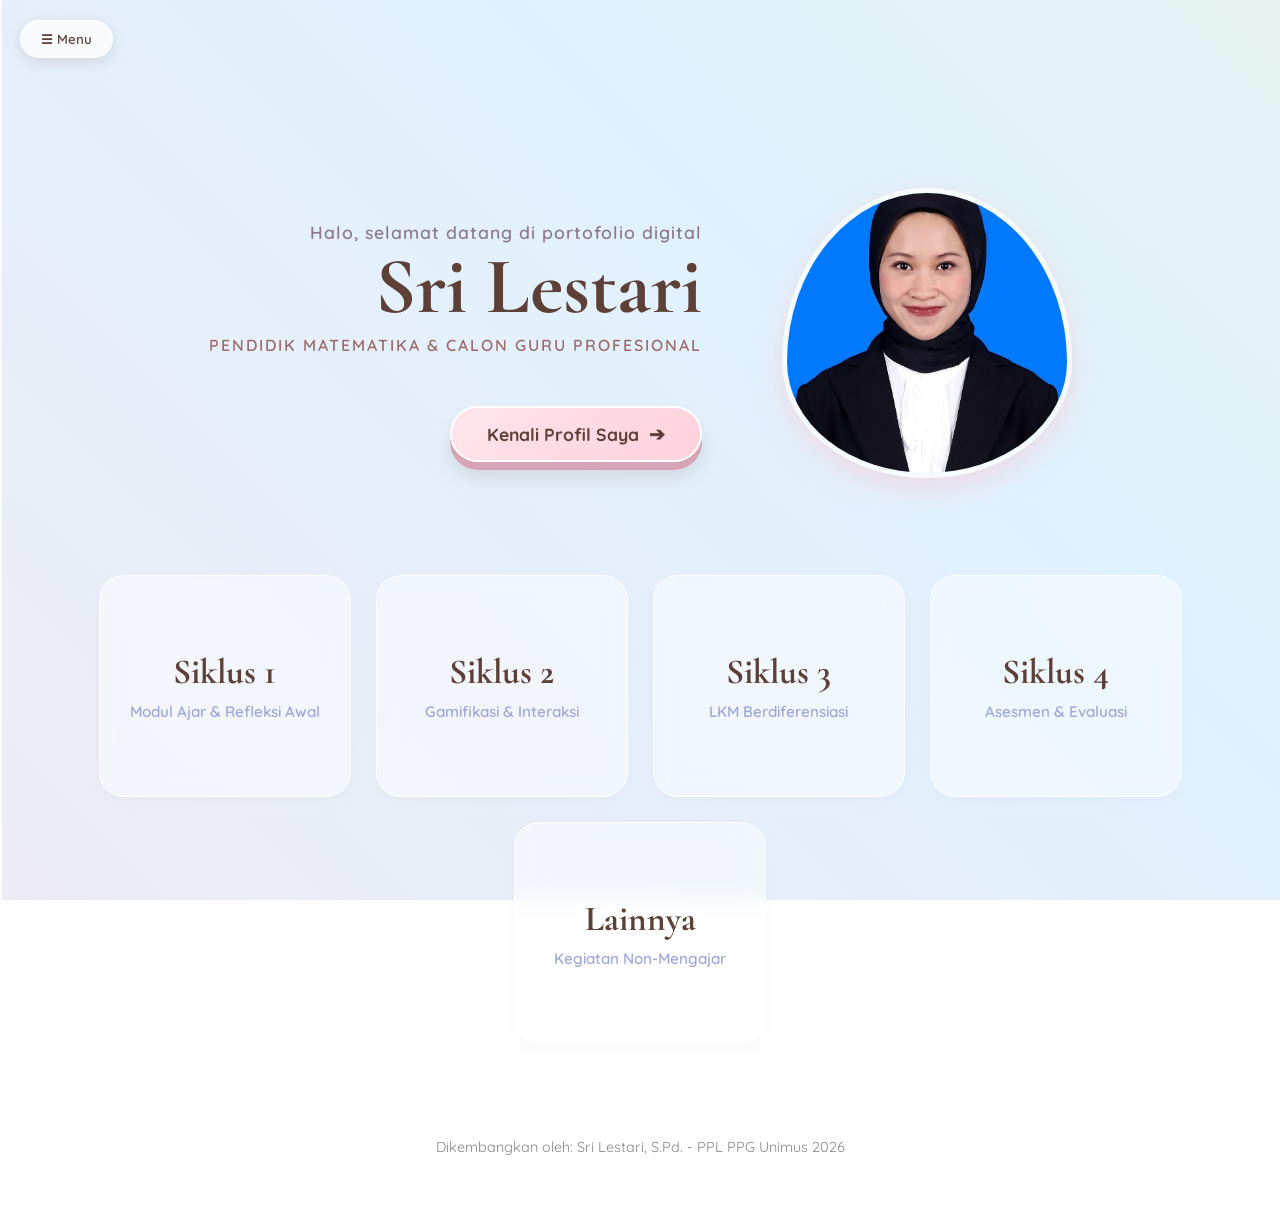
<file: index.html>
<!DOCTYPE html>
<html lang="id">
<head>
    <meta charset="UTF-8">
    <meta name="viewport" content="width=device-width, initial-scale=1.0">
    <title>Portofolio PPL - Sri Lestari</title>
    <!-- Hanya 2 Font Estetik -->
    <link href="https://fonts.googleapis.com/css2?family=Cormorant+Garamond:ital,wght@0,600;0,700;1,600&family=Quicksand:wght@400;600&display=swap" rel="stylesheet">
    <link rel="stylesheet" href="style.css">
</head>
<body>

    <!-- Background Gradasi Pastel -->
    <div class="pastel-bg"></div>

    <!-- Sidebar Estetik -->
    <div id="mySidebar" class="sidebar glass-effect">
        <a href="javascript:void(0)" class="closebtn" onclick="toggleNav()">×</a>
        <h2 class="sidebar-title">Menu</h2>
        <a href="index.html" class="active">Beranda</a>
        <a href="lokasi.html">Profil dan Lokasi</a>
        <a href="siklus1.html">Siklus 1</a>
        <a href="siklus2.html">Siklus 2</a>
        <a href="siklus3.html">Siklus 3</a>
        <a href="siklus4.html">Siklus 4</a>
        <a href="non-mengajar.html">Non-Mengajar</a>
    </div>

    <div id="main">
        <button class="openbtn glass-effect" onclick="toggleNav()">☰ Menu</button>

<!-- Bagian Profil Minimalis -->
        <div class="hero-section">
            <div class="hero-text">
                <p class="greeting">Halo, selamat datang di portofolio digital</p>
                <h1 class="giant-name">Sri Lestari</h1>
                <p class="subtitle-text">Pendidik Matematika & Calon Guru Profesional</p>
                
                <!-- TOMBOL 3D BARU DENGAN PANAH -->
        <a href="lokasi.html" class="btn-hero-3d">
            Kenali Profil Saya <span class="arrow">➔</span>
            </a>
                
            </div>
            
            <div class="hero-photo">
                <div class="blob-frame">
                    <!-- Ganti link src di bawah dengan nama file fotomu -->
                    <img src="Foto Sri Lestari_4x6.jpg" alt="Foto Sri Lestari" id="foto-asli">
                </div>
            </div>
        </div>
        <!-- Bagian Menu Timbul Membesar (Lebih Hidup & Dinamis) -->
        <div class="menu-section">
            <div class="card-grid">
                
                <a href="siklus1.html" class="menu-card glass-effect">
                    <h3>Siklus 1</h3>
                    <p>Modul Ajar & Refleksi Awal</p>
                </a>

                <a href="siklus2.html" class="menu-card glass-effect">
                    <h3>Siklus 2</h3>
                    <p>Gamifikasi & Interaksi</p>
                </a>

                <a href="siklus3.html" class="menu-card glass-effect">
                    <h3>Siklus 3</h3>
                    <p>LKM Berdiferensiasi</p>
                </a>

                <a href="siklus4.html" class="menu-card glass-effect">
                    <h3>Siklus 4</h3>
                    <p>Asesmen & Evaluasi</p>
                </a>

                <a href="non-mengajar.html" class="menu-card glass-effect">
                    <h3>Lainnya</h3>
                    <p>Kegiatan Non-Mengajar</p>
                </a>

            </div>
        </div>

        <footer>
            <p>Dikembangkan oleh: Sri Lestari, S.Pd. - PPL PPG Unimus 2026</p>
        </footer>
    </div>

    <script src="script.js"></script>
</body>
</html>
</file>
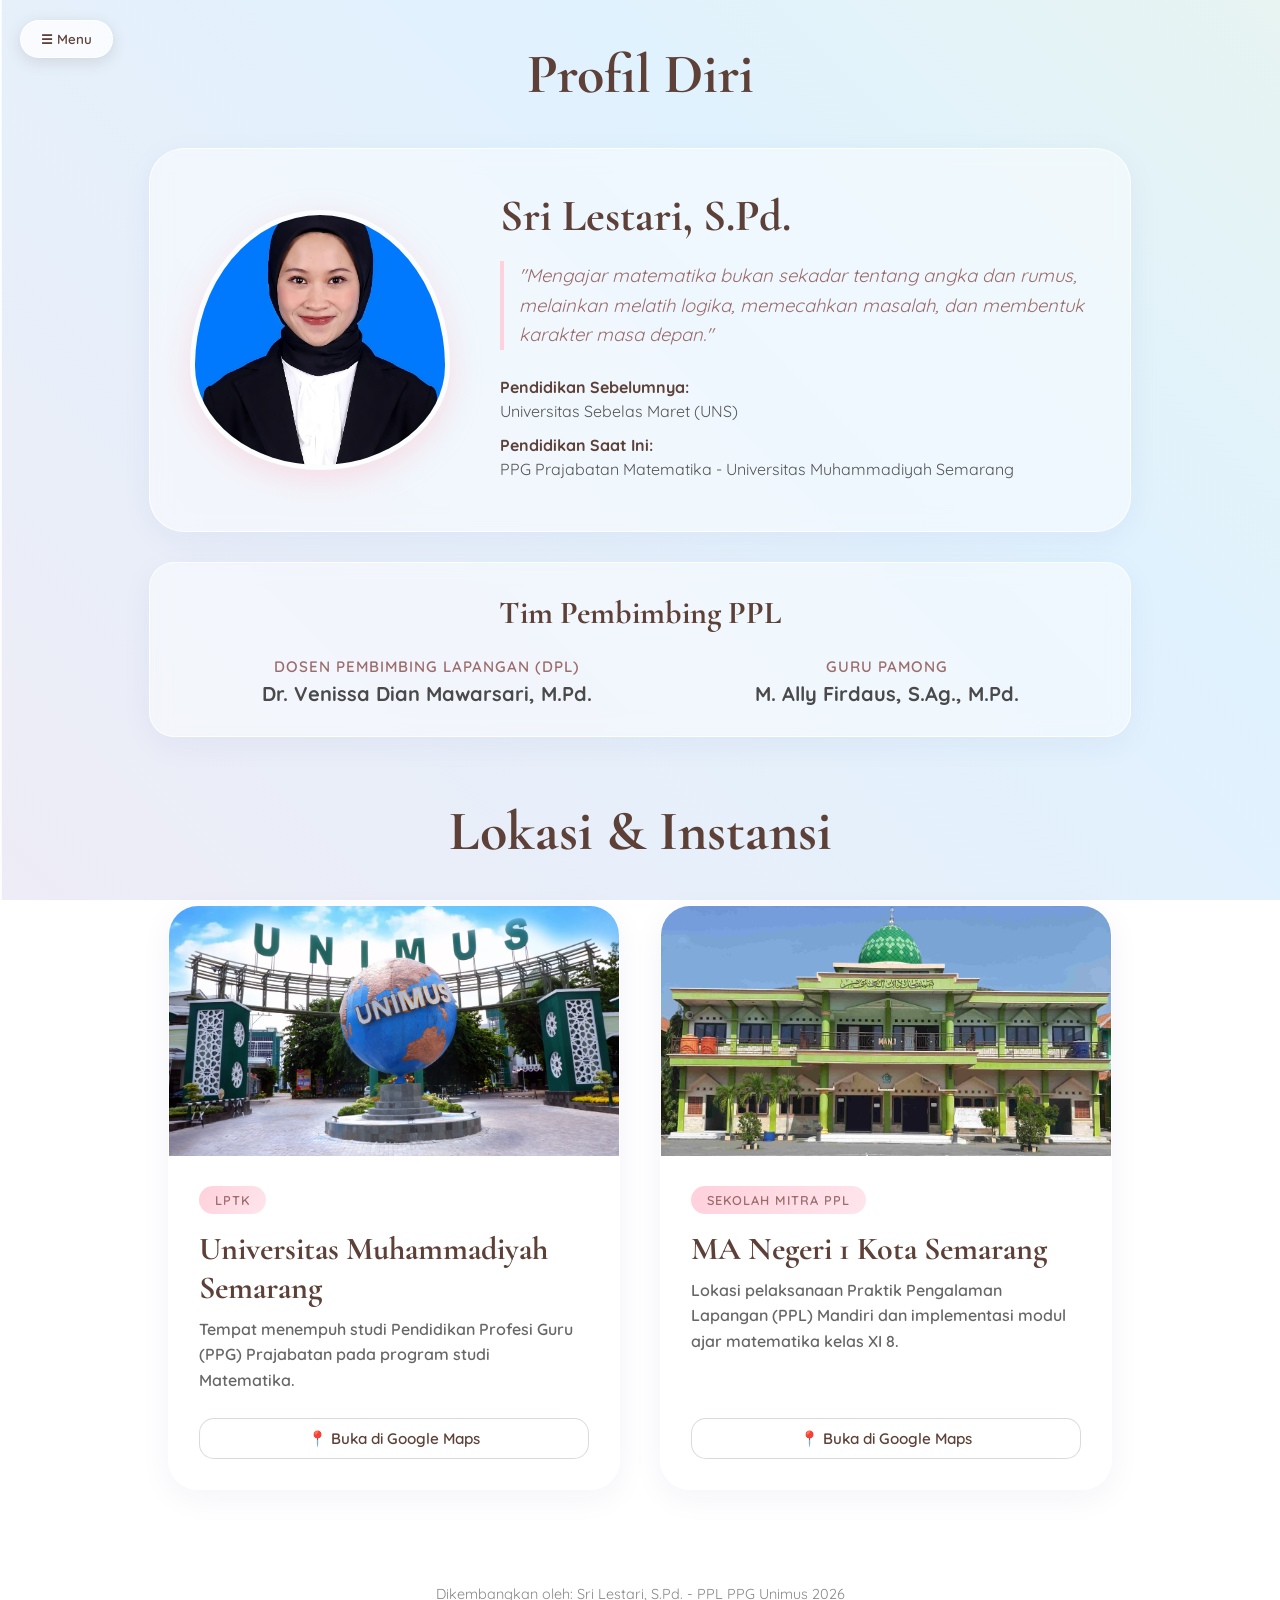
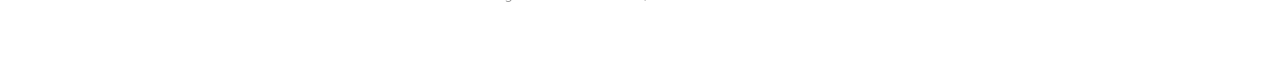
<file: lokasi.html>
<!DOCTYPE html>
<html lang="id">
<head>
    <meta charset="UTF-8">
    <meta name="viewport" content="width=device-width, initial-scale=1.0">
    <title>Profil & Lokasi - Sri Lestari</title>
    <!-- Font Estetik -->
    <link href="https://fonts.googleapis.com/css2?family=Cormorant+Garamond:ital,wght@0,600;0,700;1,600&family=Quicksand:wght@400;600&display=swap" rel="stylesheet">
    <link rel="stylesheet" href="style.css">
</head>
<body>

    <!-- Background Gradasi Pastel -->
    <div class="pastel-bg"></div>

    <!-- Sidebar Estetik -->
    <div id="mySidebar" class="sidebar glass-effect">
        <a href="javascript:void(0)" class="closebtn" onclick="toggleNav()">×</a>
        <h2 class="sidebar-title">Menu</h2>
        <a href="index.html">Beranda</a>
        <a href="lokasi.html" class="active">Profil & Lokasi</a>
        <a href="siklus1.html">Siklus 1</a>
        <a href="siklus2.html">Siklus 2</a>
        <a href="siklus3.html">Siklus 3</a>
        <a href="siklus4.html">Siklus 4</a>
        <a href="non-mengajar.html">Non-Mengajar</a>
    </div>

    <div id="main">
        <button class="openbtn glass-effect" onclick="toggleNav()">☰ Menu</button>

        <div class="page-header">
            <h1 class="page-title">Profil Diri</h1>
        </div>

        <!-- 1. KARTU PROFIL UTAMA -->
        <div class="profile-layout glass-effect">
            <div class="profile-photo-wrapper blob-frame">
                <!-- Aku sudah sesuaikan dengan nama file fotomu yang ada di screenshot -->
                <img src="Foto Sri Lestari_4x6.jpg" alt="Foto Sri Lestari" onerror="this.src='https://via.placeholder.com/300x300/ffd1dc/6a5acd?text=Foto+Profil+Diri'">
            </div>
            
            <div class="profile-details">
                <h2 class="nama-lengkap">Sri Lestari, S.Pd.</h2>
                <p class="quote-text">
                    <em>"Mengajar matematika bukan sekadar tentang angka dan rumus, melainkan melatih logika, memecahkan masalah, dan membentuk karakter masa depan."</em>
                </p>
                
                <div class="education-history">
                    <p><strong>Pendidikan Sebelumnya:</strong> <br> Universitas Sebelas Maret (UNS)</p>
                    <p><strong>Pendidikan Saat Ini:</strong> <br> PPG Prajabatan Matematika - Universitas Muhammadiyah Semarang</p>
                </div>
            </div>
        </div>

        <!-- 2. KARTU TIM PEMBIMBING -->
        <div class="mentor-section glass-effect">
            <h3 class="section-heading">Tim Pembimbing PPL</h3>
            <div class="mentor-list">
                <div class="mentor-item">
                    <span class="mentor-role">Dosen Pembimbing Lapangan (DPL)</span>
                    <span class="mentor-name">Dr. Venissa Dian Mawarsari, M.Pd.</span>
                </div>
                <div class="mentor-item">
                    <span class="mentor-role">Guru Pamong</span>
                    <span class="mentor-name">M. Ally Firdaus, S.Ag., M.Pd.</span>
                </div>
            </div>
        </div>

        <div class="page-header" style="margin-top: 60px;">
            <h1 class="page-title">Lokasi & Instansi</h1>
        </div>

        <!-- 3. KARTU LOKASI BERGAMBAR (SEPERTI YANG KAMU MAU) -->
        <div class="location-wrapper">
            
            <!-- Kartu LPTK (Unimus) -->
            <div class="location-card glass-effect">
                <div class="location-img-frame">
                    <img src="unimus.jpg" alt="Universitas Muhammadiyah Semarang">
                </div>
                <div class="location-info">
                    <span class="badge">LPTK</span>
                    <h2>Universitas Muhammadiyah Semarang</h2>
                    <p>Tempat menempuh studi Pendidikan Profesi Guru (PPG) Prajabatan pada program studi Matematika.</p>
                    <!-- Link Google Maps -->
                    <a href="https://maps.app.goo.gl/BGQwWDpS1vQYJCRH6" target="_blank" class="btn-maps">📍 Buka di Google Maps</a>
                </div>
            </div>

            <!-- Kartu Sekolah PPL (MAN 1 Semarang) -->
            <div class="location-card glass-effect">
                <div class="location-img-frame">
                    <img src="man1.jpg" alt="MA Negeri 1 Kota Semarang">
                </div>
                <div class="location-info">
                    <span class="badge">Sekolah Mitra PPL</span>
                    <h2>MA Negeri 1 Kota Semarang</h2>
                    <p>Lokasi pelaksanaan Praktik Pengalaman Lapangan (PPL) Mandiri dan implementasi modul ajar matematika kelas XI 8.</p>
                    <!-- Link Google Maps -->
                    <a href="https://maps.app.goo.gl/vHLJqYk9JbXrYwbE9" target="_blank" class="btn-maps">📍 Buka di Google Maps</a>
                </div>
            </div>

        </div>

        <footer>
            <p>Dikembangkan oleh: Sri Lestari, S.Pd. - PPL PPG Unimus 2026</p>
        </footer>
    </div>

    <script src="script.js"></script>
</body>
</html>
</file>
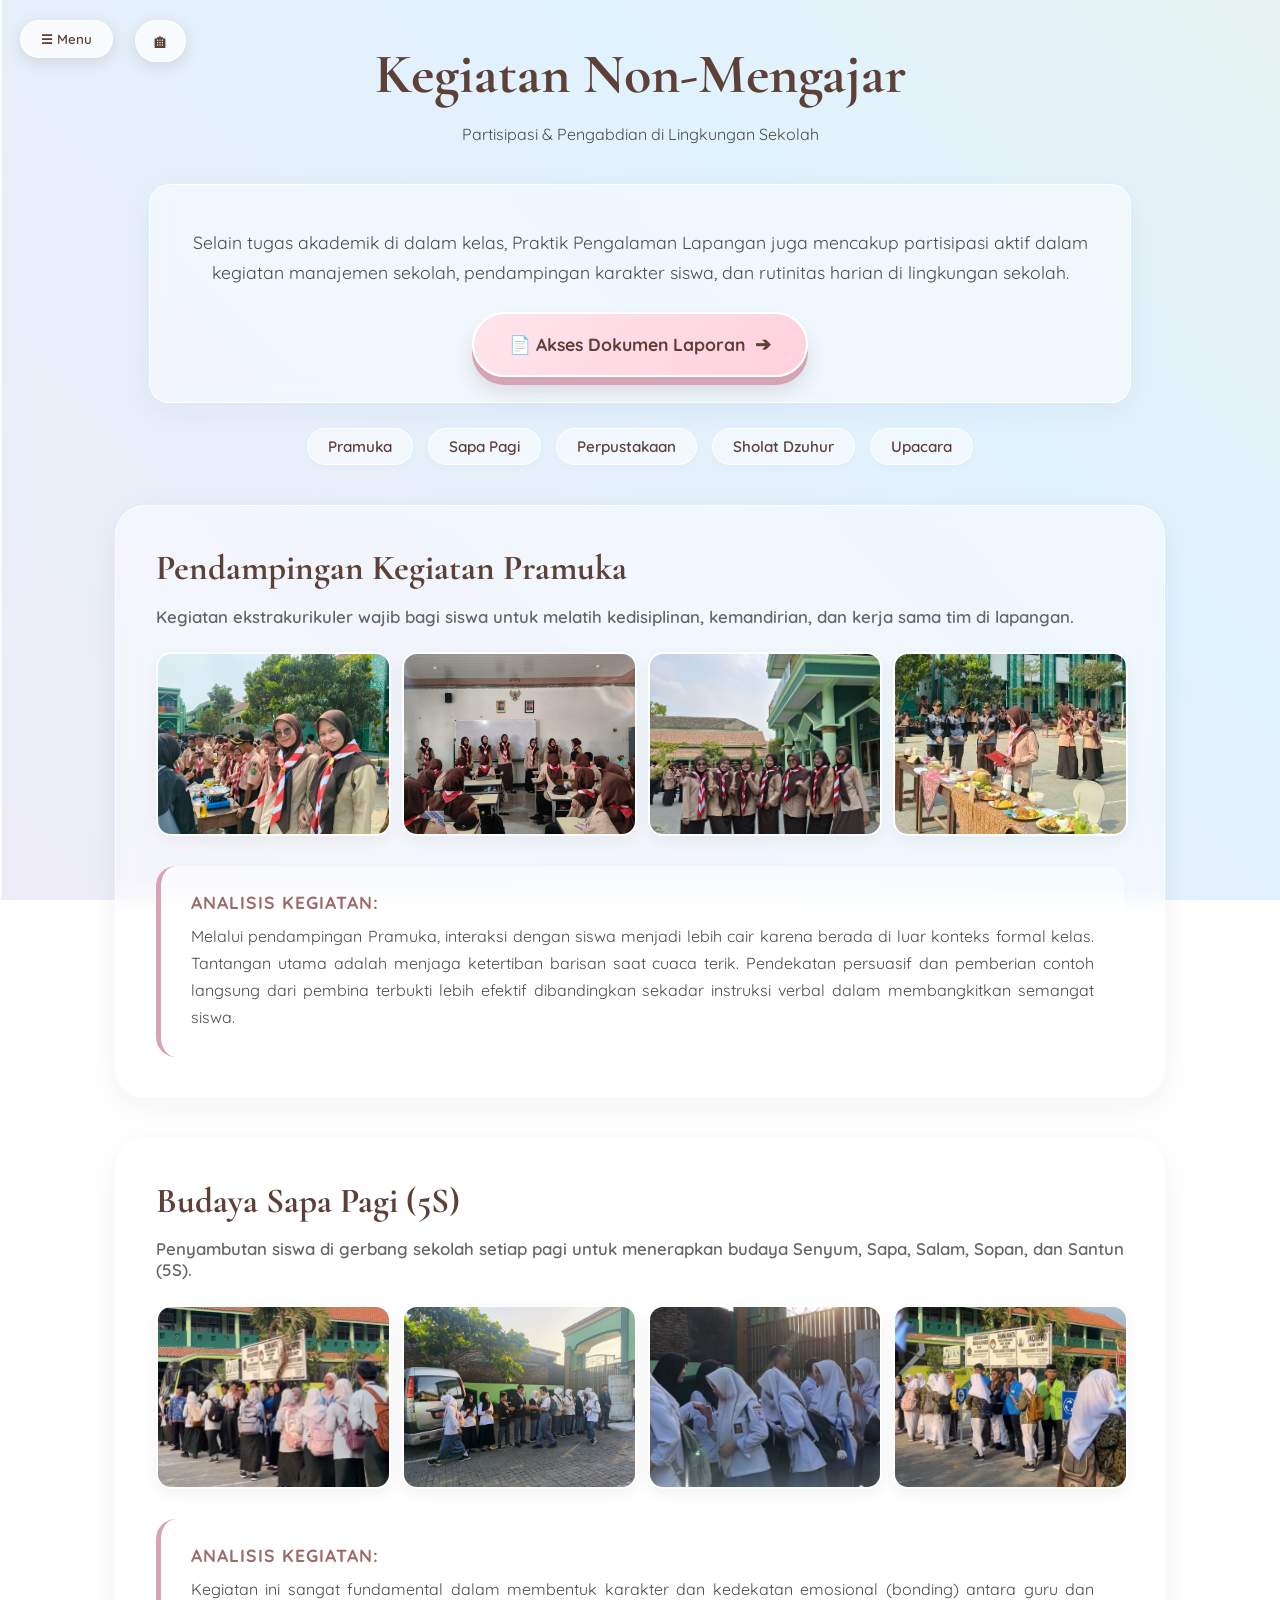
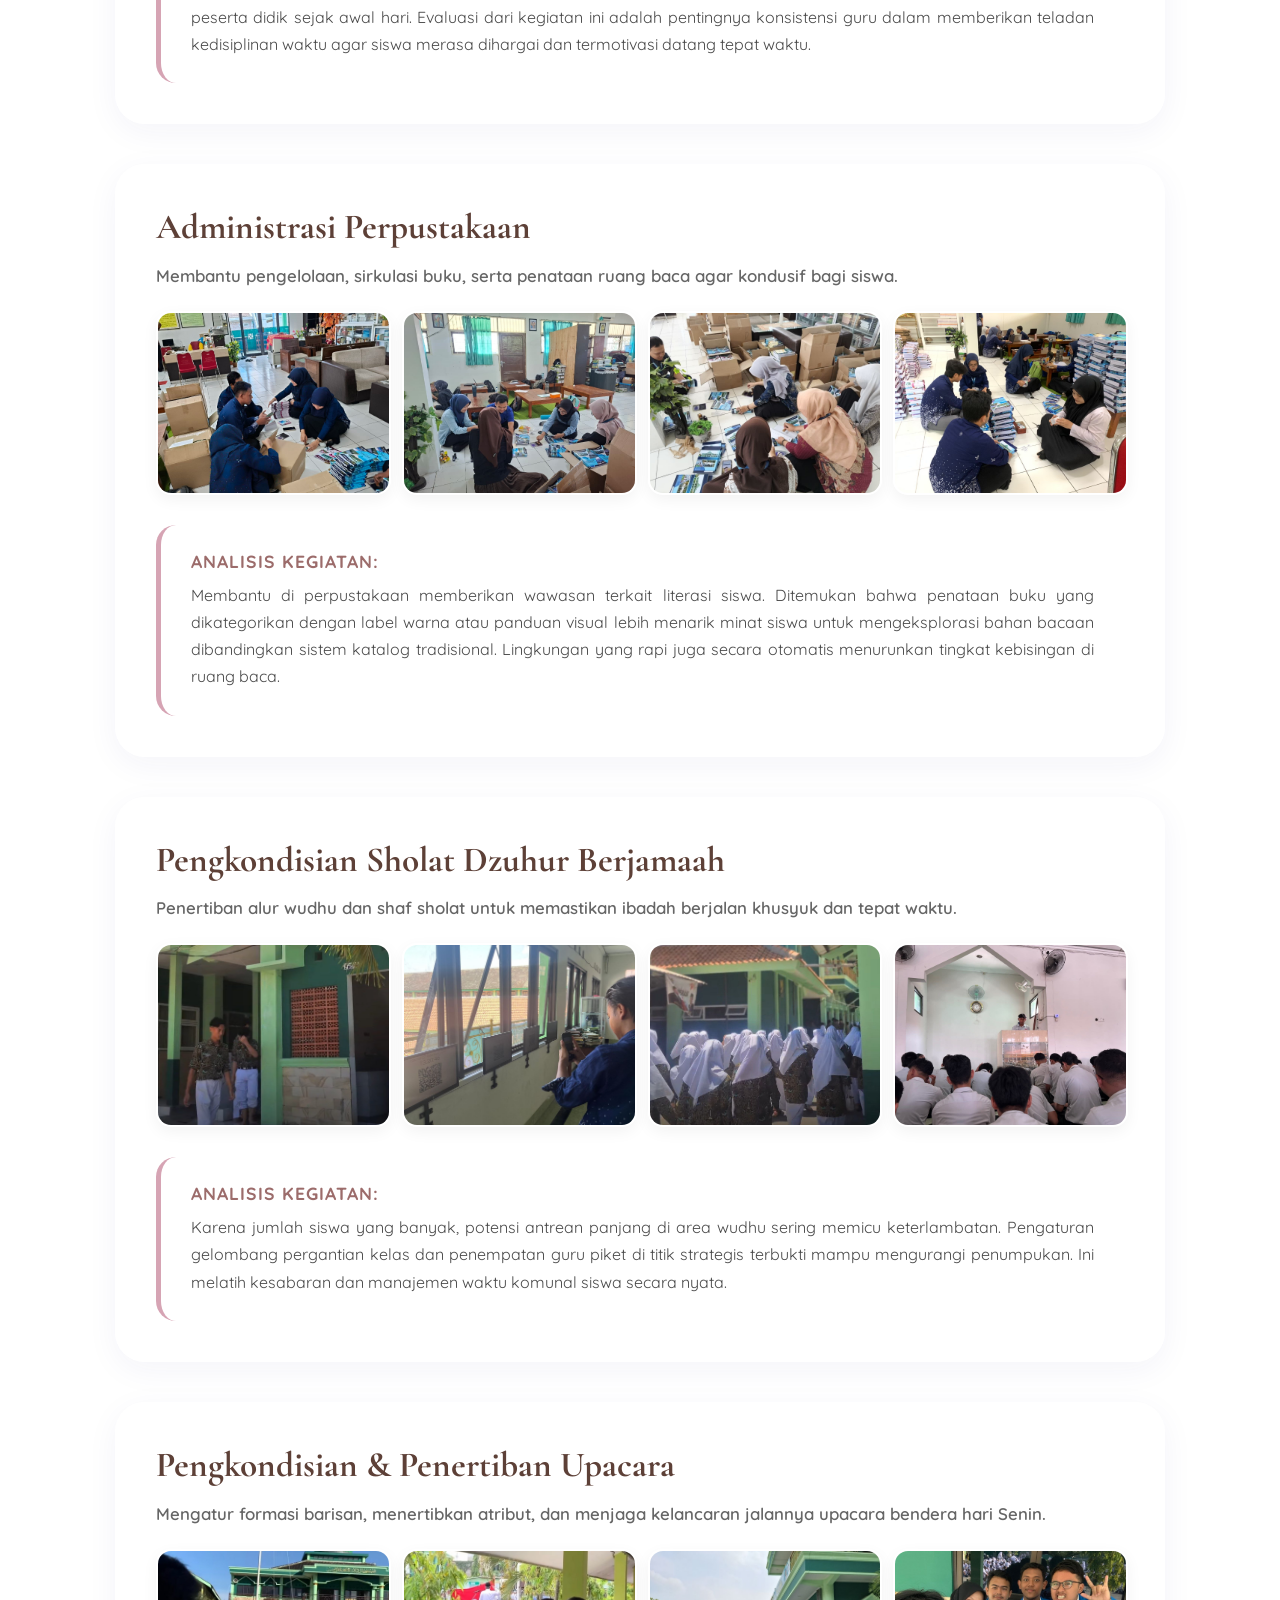
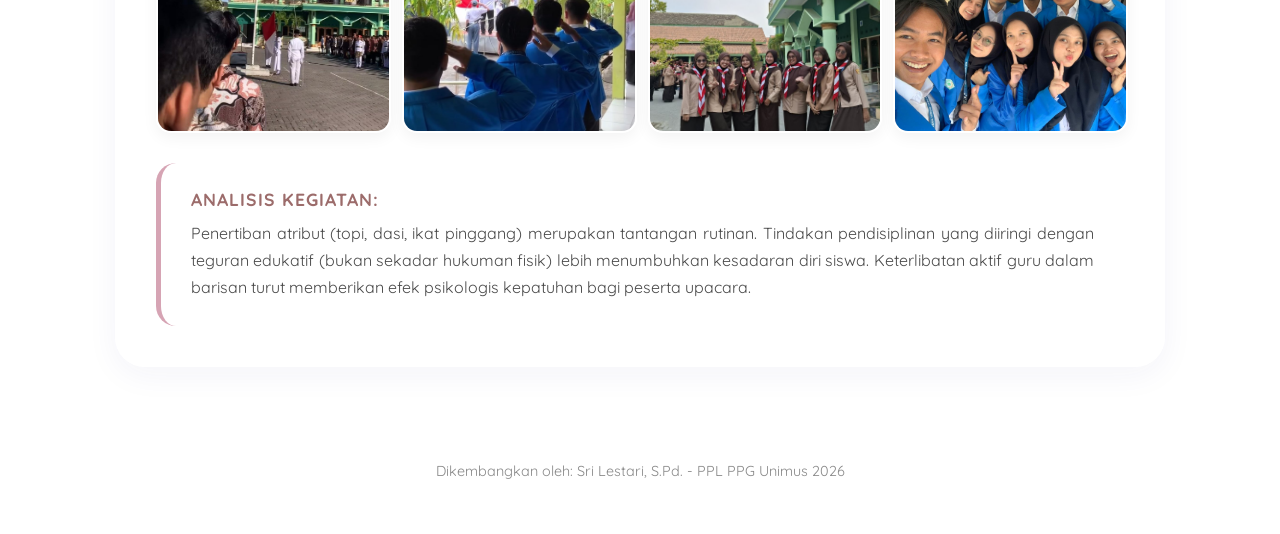
<file: non-mengajar.html>
<!DOCTYPE html>
<html lang="id">
<head>
    <meta charset="UTF-8">
    <meta name="viewport" content="width=device-width, initial-scale=1.0">
    <title>Kegiatan Non-Mengajar - Sri Lestari</title>
    <!-- Font Estetik -->
    <link href="https://fonts.googleapis.com/css2?family=Cormorant+Garamond:ital,wght@0,600;0,700;1,600&family=Quicksand:wght@400;600&display=swap" rel="stylesheet">
    <link rel="stylesheet" href="style.css">
</head>
<body>

    <!-- Background Gradasi Pastel -->
    <div class="pastel-bg"></div>

    <!-- Sidebar Estetik -->
    <div id="mySidebar" class="sidebar glass-effect">
        <a href="javascript:void(0)" class="closebtn" onclick="toggleNav()">×</a>
        <h2 class="sidebar-title">Menu</h2>
        <a href="index.html">Beranda</a>
        <a href="lokasi.html">Profil & Lokasi</a>
        <a href="siklus1.html">Siklus 1</a>
        <a href="siklus2.html">Siklus 2</a>
        <a href="siklus3.html">Siklus 3</a>
        <a href="siklus4.html">Siklus 4</a>
        <a href="non-mengajar.html" class="active">Non-Mengajar</a>
    </div>

    <!-- Konten Utama -->
    <div id="main">
        <!-- Tombol Mengambang (Menu & Home) -->
        <button class="openbtn" onclick="toggleNav()">☰ Menu</button>
        <a href="index.html" class="homebtn">🏠︎</a>

        <!-- Header Halaman -->
        <div class="page-header">
            <h1 class="page-title">Kegiatan Non-Mengajar</h1>
            <p class="page-subtitle">Partisipasi & Pengabdian di Lingkungan Sekolah</p>
        </div>

        <div class="cycle-intro glass-effect">
            <p>
                Selain tugas akademik di dalam kelas, Praktik Pengalaman Lapangan juga mencakup partisipasi aktif dalam kegiatan manajemen sekolah, pendampingan karakter siswa, dan rutinitas harian di lingkungan sekolah.
            </p>
            
            <!-- TOMBOL AKSES DOKUMEN LAPORAN DI TENGAH -->
            <div style="text-align: center; margin-top: 25px;">
                <!-- Ganti href dengan link Google Drive Laporan kamu -->
                <a href="https://drive.google.com/file/d/1L-FWpgfVhaMouSmmYCUzriKOAwquwpeh/view?usp=drive_link" target="_blank" class="btn-hero-3d" style="margin-top: 0;">
                    📄 Akses Dokumen Laporan <span class="arrow">➔</span>
                </a>
            </div>
        </div>

        <!-- Menu Anchor (Auto Scroll) -->
        <div class="anchor-menu">
            <a href="#pramuka" class="anchor-btn">Pramuka</a>
            <a href="#sapa-pagi" class="anchor-btn">Sapa Pagi</a>
            <a href="#perpustakaan" class="anchor-btn">Perpustakaan</a>
            <a href="#sholat" class="anchor-btn">Sholat Dzuhur</a>
            <a href="#upacara" class="anchor-btn">Upacara</a>
        </div>

        <!-- WADAH KEGIATAN -->
        <div class="activity-container">
            
            <!-- 1. PRAMUKA -->
            <div id="pramuka" class="activity-card glass-effect">
                <h3 class="activity-title">Pendampingan Kegiatan Pramuka</h3>
                <p class="activity-desc">Kegiatan ekstrakurikuler wajib bagi siswa untuk melatih kedisiplinan, kemandirian, dan kerja sama tim di lapangan.</p>
                
                <div class="photo-grid-4">
                    <img src="dokum-pramuka1.jpg" alt="Pramuka 1">
                    <img src="dokum-pramuka2.jpg" alt="Pramuka 2">
                    <img src="dokum-pramuka3.jpg" alt="Pramuka 3">
                    <img src="dokum-pramuka4.jpg" alt="Pramuka 4">
                </div>

                <div class="analysis-box">
                    <h4>Analisis Kegiatan:</h4>
                    <p>Melalui pendampingan Pramuka, interaksi dengan siswa menjadi lebih cair karena berada di luar konteks formal kelas. Tantangan utama adalah menjaga ketertiban barisan saat cuaca terik. Pendekatan persuasif dan pemberian contoh langsung dari pembina terbukti lebih efektif dibandingkan sekadar instruksi verbal dalam membangkitkan semangat siswa.</p>
                </div>
            </div>

            <!-- 2. SAPA PAGI -->
            <div id="sapa-pagi" class="activity-card glass-effect">
                <h3 class="activity-title">Budaya Sapa Pagi (5S)</h3>
                <p class="activity-desc">Penyambutan siswa di gerbang sekolah setiap pagi untuk menerapkan budaya Senyum, Sapa, Salam, Sopan, dan Santun (5S).</p>
                
                <div class="photo-grid-4">
                    <img src="dokum_sapapagi1.jpg" alt="Sapa Pagi 1">
                    <img src="dokum_sapapagi2.jpg" alt="Sapa Pagi 2">
                    <img src="dokum_sapapagi3.jpg" alt="Sapa Pagi 3">
                    <img src="dokum_sapapgi4.jpg" alt="Sapa Pagi 4">
                </div>

                <div class="analysis-box">
                    <h4>Analisis Kegiatan:</h4>
                    <p>Kegiatan ini sangat fundamental dalam membentuk karakter dan kedekatan emosional (bonding) antara guru dan peserta didik sejak awal hari. Evaluasi dari kegiatan ini adalah pentingnya konsistensi guru dalam memberikan teladan kedisiplinan waktu agar siswa merasa dihargai dan termotivasi datang tepat waktu.</p>
                </div>
            </div>

            <!-- 3. PERPUSTAKAAN -->
            <div id="perpustakaan" class="activity-card glass-effect">
                <h3 class="activity-title">Administrasi Perpustakaan</h3>
                <p class="activity-desc">Membantu pengelolaan, sirkulasi buku, serta penataan ruang baca agar kondusif bagi siswa.</p>
                
                <div class="photo-grid-4">
                    <img src="dokum-perpus1.jpg" alt="Perpustakaan 1">
                    <img src="dokum-perpus2.jpg" alt="Perpustakaan 2">
                    <img src="dokum-perpus3.jpg" alt="Perpustakaan 3">
                    <img src="dokum-perpus4.jpg" alt="Perpustakaan 4">
                </div>

                <div class="analysis-box">
                    <h4>Analisis Kegiatan:</h4>
                    <p>Membantu di perpustakaan memberikan wawasan terkait literasi siswa. Ditemukan bahwa penataan buku yang dikategorikan dengan label warna atau panduan visual lebih menarik minat siswa untuk mengeksplorasi bahan bacaan dibandingkan sistem katalog tradisional. Lingkungan yang rapi juga secara otomatis menurunkan tingkat kebisingan di ruang baca.</p>
                </div>
            </div>

            <!-- 4. SHOLAT DZUHUR -->
            <div id="sholat" class="activity-card glass-effect">
                <h3 class="activity-title">Pengkondisian Sholat Dzuhur Berjamaah</h3>
                <p class="activity-desc">Penertiban alur wudhu dan shaf sholat untuk memastikan ibadah berjalan khusyuk dan tepat waktu.</p>
                
                <div class="photo-grid-4">
                    <img src="dokum-solat1.jpg" alt="Sholat 1">
                    <img src="dokum-solat2.jpg" alt="Sholat 2">
                    <img src="dokum-solat3.jpg" alt="Sholat 3">
                    <img src="dokum-solat4.jpg" alt="Sholat 4">
                </div>

                <div class="analysis-box">
                    <h4>Analisis Kegiatan:</h4>
                    <p>Karena jumlah siswa yang banyak, potensi antrean panjang di area wudhu sering memicu keterlambatan. Pengaturan gelombang pergantian kelas dan penempatan guru piket di titik strategis terbukti mampu mengurangi penumpukan. Ini melatih kesabaran dan manajemen waktu komunal siswa secara nyata.</p>
                </div>
            </div>

            <!-- 5. UPACARA -->
            <div id="upacara" class="activity-card glass-effect">
                <h3 class="activity-title">Pengkondisian & Penertiban Upacara</h3>
                <p class="activity-desc">Mengatur formasi barisan, menertibkan atribut, dan menjaga kelancaran jalannya upacara bendera hari Senin.</p>
                
                <div class="photo-grid-4">
                    <img src="dokum-upacara1.jpg" alt="Upacara 1">
                    <img src="dokum-upacara2.jpg" alt="Upacara 2">
                    <img src="dokum-pramuka3.jpg" alt="Upacara 3">
                    <img src="dokum-upacara4.jpg" alt="Upacara 4">
                </div>

                <div class="analysis-box">
                    <h4>Analisis Kegiatan:</h4>
                    <p>Penertiban atribut (topi, dasi, ikat pinggang) merupakan tantangan rutinan. Tindakan pendisiplinan yang diiringi dengan teguran edukatif (bukan sekadar hukuman fisik) lebih menumbuhkan kesadaran diri siswa. Keterlibatan aktif guru dalam barisan turut memberikan efek psikologis kepatuhan bagi peserta upacara.</p>
                </div>
            </div>

        </div>

        <!-- Footer -->
        <footer>
            <p>Dikembangkan oleh: Sri Lestari, S.Pd. - PPL PPG Unimus 2026</p>
        </footer>
    </div>

    <!-- Script JavaScript -->
    <script src="script.js"></script>
</body>
</html>
</file>
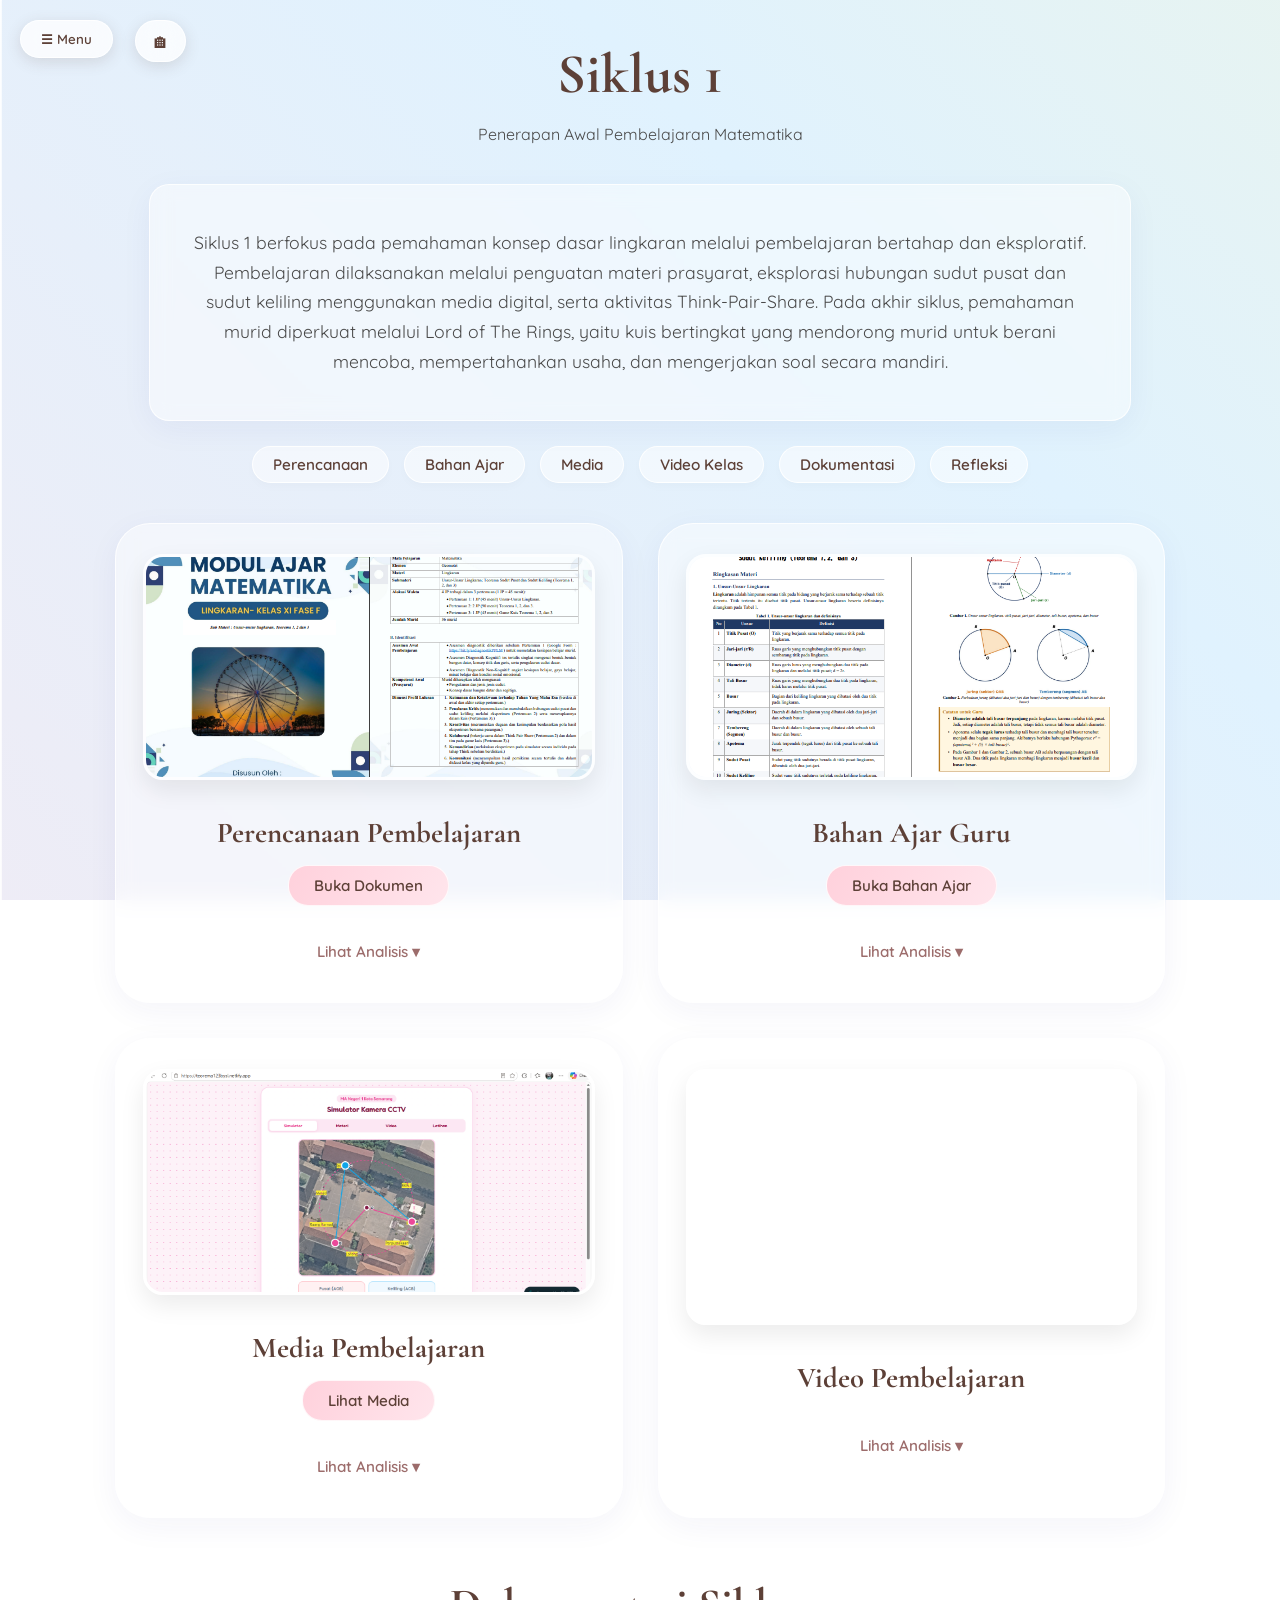
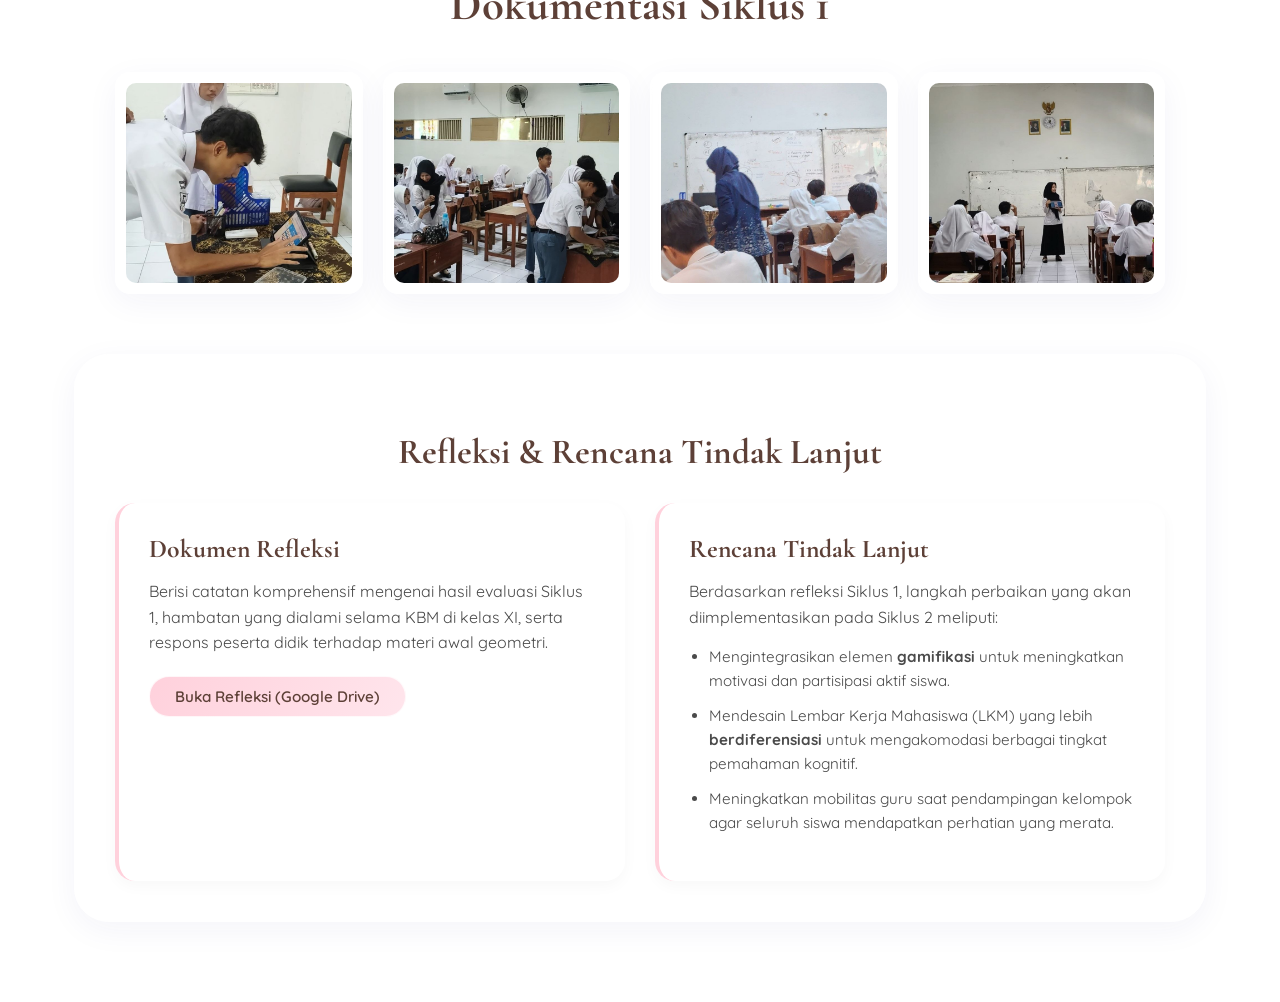
<file: siklus1.html>
<!DOCTYPE html>
<html lang="id">
<head>
    <meta charset="UTF-8">
    <meta name="viewport" content="width=device-width, initial-scale=1.0">
    <title>Siklus 1 - Sri Lestari</title>
    <!-- Font Estetik: Cormorant Garamond & Quicksand -->
    <link href="https://fonts.googleapis.com/css2?family=Cormorant+Garamond:ital,wght@0,600;0,700;1,600&family=Quicksand:wght@400;600&display=swap" rel="stylesheet">
    <!-- Menghubungkan ke file CSS -->
    <link rel="stylesheet" href="style.css">
</head>
<body>

    <!-- Background Gradasi Pastel -->
    <div class="pastel-bg"></div>

    <!-- Sidebar Estetik -->
    <div id="mySidebar" class="sidebar glass-effect">
        <a href="javascript:void(0)" class="closebtn" onclick="toggleNav()">×</a>
        <h2 class="sidebar-title">Menu</h2>
        <a href="index.html">Beranda</a>
        <a href="lokasi.html">Profil & Lokasi</a>
        <a href="siklus1.html" class="active">Siklus 1</a>
        <a href="siklus2.html">Siklus 2</a>
        <a href="siklus3.html">Siklus 3</a>
        <a href="siklus4.html">Siklus 4</a>
        <a href="non-mengajar.html">Non-Mengajar</a>
    </div>

    <!-- Konten Utama -->
    <div id="main">
        <!-- Tombol Buka Sidebar -->
        <button class="openbtn glass-effect" onclick="toggleNav()">☰ Menu</button>
        <a href="index.html" class="homebtn glass-effect">🏠︎</a>

        <!-- Header Halaman -->
        <div class="page-header">
            <h1 class="page-title">Siklus 1</h1>
            <p class="page-subtitle">Penerapan Awal Pembelajaran Matematika</p>
        </div>

        <!-- Penjelasan Singkat Siklus 1 -->
        <div class="cycle-intro glass-effect">
            <p>
                Siklus 1 berfokus pada pemahaman konsep dasar lingkaran melalui pembelajaran bertahap dan eksploratif. Pembelajaran dilaksanakan melalui penguatan materi prasyarat, eksplorasi hubungan sudut pusat dan sudut keliling menggunakan media digital, serta aktivitas Think-Pair-Share.

Pada akhir siklus, pemahaman murid diperkuat melalui Lord of The Rings, yaitu kuis bertingkat yang mendorong murid untuk berani mencoba, mempertahankan usaha, dan mengerjakan soal secara mandiri.
            </p>
        </div>

        <!-- Menu Anchor (Auto Scroll) -->
        <div class="anchor-menu">
            <a href="#perencanaan" class="anchor-btn">Perencanaan</a>
            <a href="#bahan-ajar" class="anchor-btn">Bahan Ajar</a>
            <a href="#media" class="anchor-btn">Media</a>
            <a href="#video" class="anchor-btn">Video Kelas</a>
            <a href="#dokumentasi" class="anchor-btn">Dokumentasi</a>
            <a href="#refleksi" class="anchor-btn">Refleksi</a>
        </div>

        <!-- Wadah Grid 2 Kolom untuk Produk & Analisis -->
        <div class="grid-2-col">
            
            <!-- 1. Perencanaan Pembelajaran -->
            <div id="perencanaan" class="grid-card glass-effect">
                <div class="img-placeholder">
                    <!-- Ganti src dengan link foto screenshot RPP milikmu -->
                    <img src="Fotomodul1.png" alt="Preview RPP">
                </div>
                <h3>Perencanaan Pembelajaran</h3>
                <!-- Ganti href dengan link Google Drive RPP kamu -->
                <a href="https://drive.google.com/file/d/1k_lhewMr4HyNlMKe4sW71OGW66TNqM8t/view?usp=drive_link" target="_blank" class="btn-action">Buka Dokumen</a>
                
                <!-- Teks Analisis (Buka-Tutup) -->
                <details class="collapsible-box">
                    <summary class="btn-collapse">Lihat Analisis <span>▾</span></summary>
                    <div class="analysis-content">
                        <p>Perencanaan disusun berdasarkan hasil observasi awal. Strategi berfokus pada pengenalan konsep dasar matematika. Tantangan utamanya adalah menyesuaikan alokasi waktu dengan kedalaman materi agar siswa tidak merasa terbebani. Target diselaraskan dengan kebutuhan kognitif siswa.</p>
                    </div>
                </details>
            </div>

            <!-- 2. Bahan Ajar Guru -->
            <div id="bahan-ajar" class="grid-card glass-effect">
                <div class="img-placeholder">
                    <!-- Ganti src dengan link foto bahan ajar milikmu -->
                    <img src="fotobahanajar1.png" alt="Bahan Ajar">
                </div>
                <h3>Bahan Ajar Guru</h3>
                <!-- Ganti href dengan link Google Drive Bahan Ajar kamu -->
                <a href="https://drive.google.com/file/d/1u2lTz4_PdgIC8h_bgD1SIq8yFUr4spSA/view?usp=drive_link" target="_blank" class="btn-action">Buka Bahan Ajar</a>
                
                <!-- Teks Analisis (Buka-Tutup) -->
                <details class="collapsible-box">
                    <summary class="btn-collapse">Lihat Analisis <span>▾</span></summary>
                    <div class="analysis-content">
                        <p>Materi dirancang kontekstual (Culturally Responsive Teaching). Dari hasil implementasi, diagram visual dan contoh konkret yang dekat dengan lingkungan siswa sangat membantu pemahaman mereka dibandingkan teks murni.</p>
                    </div>
                </details>
            </div>

            <!-- 3. Media Pembelajaran -->
            <div id="media" class="grid-card glass-effect">
                <div class="img-placeholder">
                    <!-- Ganti src dengan link foto media belajar milikmu -->
                    <img src="fotomediaweb1.png" alt="Media Pembelajaran">
                </div>
                <h3>Media Pembelajaran</h3>
                <!-- Ganti href dengan link Google Drive Media kamu -->
                <a href="https://teorema123bysl.netlify.app/" target="_blank" class="btn-action">Lihat Media</a>
                
                <!-- Teks Analisis (Buka-Tutup) -->
                <details class="collapsible-box">
                    <summary class="btn-collapse">Lihat Analisis <span>▾</span></summary>
                    <div class="analysis-content">
                        <p>Media visual interaktif terbukti meningkatkan atensi di awal sesi. Meskipun efektif memecah keabstrakan, siswa tetap butuh instrumen fisik untuk fokus pada tahap latihan menghitung mandiri.</p>
                    </div>
                </details>
            </div>

            <!-- 4. Video Pembelajaran -->
            <div id="video" class="grid-card glass-effect">
              <div class="video-placeholder">
    <!-- Perhatikan bagian src="..." menggunakan format /embed/ -->
    <iframe src="https://www.youtube.com/embed/vXQYY0Xi_cM" title="Video Pembelajaran Siklus 1" allowfullscreen></iframe>
</div>
                <h3>Video Pembelajaran</h3>
                
                <!-- Teks Analisis (Buka-Tutup) -->
                <details class="collapsible-box" style="margin-top: 15px;">
                    <summary class="btn-collapse">Lihat Analisis <span>▾</span></summary>
                    <div class="analysis-content">
                        <p>Rekaman kelas menunjukkan interaksi dua arah mulai terbangun. Respons positif terlihat, meski beberapa siswa di belakang masih pasif. Mobilitas guru di dalam kelas perlu ditingkatkan secara merata ke depannya.</p>
                    </div>
                </details>
            </div>

        </div> <!-- Penutup Grid 2 Kolom -->

        <!-- 5. Dokumentasi -->
        <div id="dokumentasi" class="page-header" style="margin-top: 60px;">
            <h2 class="page-title" style="font-size: 2.8rem;">Dokumentasi Siklus 1</h2>
        </div>
        
        <div class="documentation-grid">
            <!-- Ganti src masing-masing dengan foto kegiatan PPL kamu -->
            <div class="doc-item glass-effect">
                <img src="dokums1.1.jpg" alt="Dokumentasi 1">
            </div>
            <div class="doc-item glass-effect">
                <img src="dokums1.2.jpg" alt="Dokumentasi 2">
            </div>
            <div class="doc-item glass-effect">
                <img src="dokums1.3.jpg" alt="Dokumentasi 3">
            </div>
            <div class="doc-item glass-effect">
                <img src="dokums1.4.jpg" alt="Dokumentasi 4">
            </div>
        </div>

        <!-- 6. Refleksi & Rencana Tindak Lanjut -->
        <div id="refleksi" class="reflection-section glass-effect">
            <h3 style="font-family: 'Cormorant Garamond', serif; font-size: 2.2rem; color: #5d4037; text-align: center; margin-bottom: 30px; font-weight: 700;">
                Refleksi & Rencana Tindak Lanjut
            </h3>
            
            <div class="reflection-grid">
                <!-- Kiri: Refleksi (Link ke Drive) -->
                <div class="reflection-card">
                    <h4>Dokumen Refleksi</h4>
                    <p>Berisi catatan komprehensif mengenai hasil evaluasi Siklus 1, hambatan yang dialami selama KBM di kelas XI, serta respons peserta didik terhadap materi awal geometri.</p>
                    <br>
                    <!-- Ganti href dengan link Google Drive Refleksi kamu -->
                    <a href="https://drive.google.com/file/d/1FZsayVK2E7Hp_SyyFnM95L6Ff_LwOhW9/view?usp=drive_link" target="_blank" class="btn-action">Buka Refleksi (Google Drive)</a>
                </div>

                <!-- Kanan: Rencana Tindak Lanjut -->
                <div class="action-plan-card">
                    <h4>Rencana Tindak Lanjut</h4>
                    <p>Berdasarkan refleksi Siklus 1, langkah perbaikan yang akan diimplementasikan pada Siklus 2 meliputi:</p>
                    <ul>
                        <li>Mengintegrasikan elemen <strong>gamifikasi</strong> untuk meningkatkan motivasi dan partisipasi aktif siswa.</li>
                        <li>Mendesain Lembar Kerja Mahasiswa (LKM) yang lebih <strong>berdiferensiasi</strong> untuk mengakomodasi berbagai tingkat pemahaman kognitif.</li>
                        <li>Meningkatkan mobilitas guru saat pendampingan kelompok agar seluruh siswa mendapatkan perhatian yang merata.</li>
                    </ul>
                </div>
            </div>
        </div>

    <!-- Script JavaScript untuk fungsi sidebar -->
    <script src="script.js"></script>
</body>
</html>
</file>
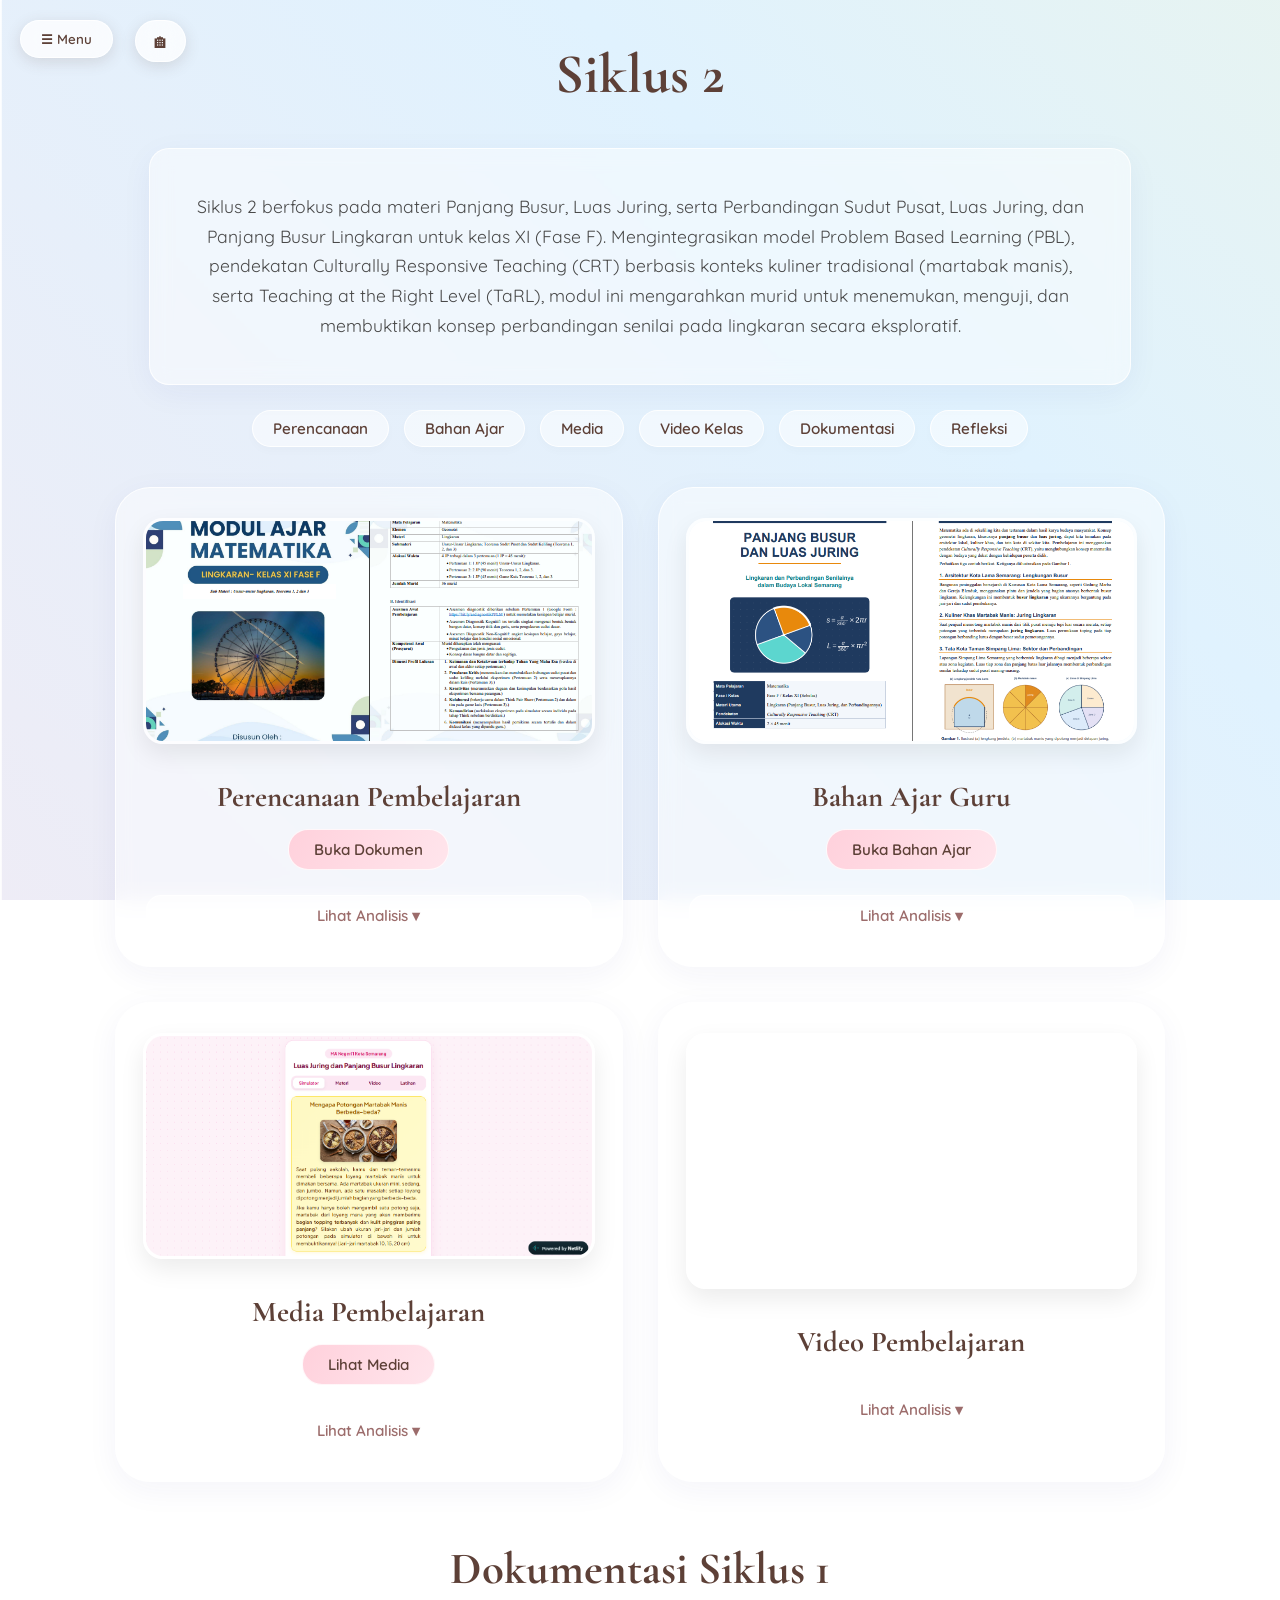
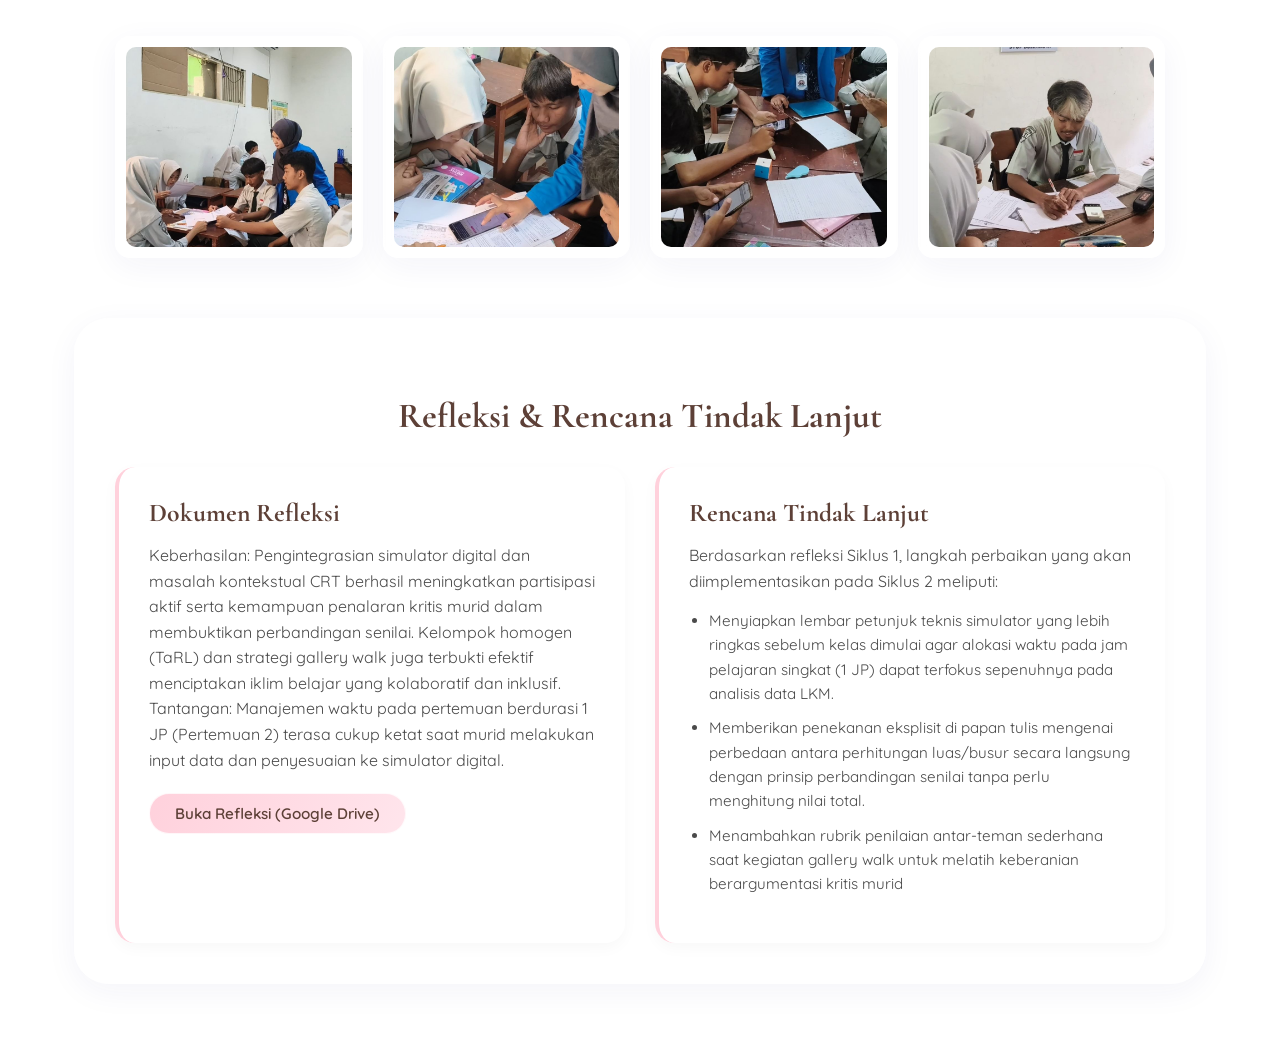
<file: siklus2.html>
<!DOCTYPE html>
<html lang="id">
<head>
    <meta charset="UTF-8">
    <meta name="viewport" content="width=device-width, initial-scale=1.0">
    <title>Siklus 2 - Sri Lestari</title>
    <!-- Font Estetik: Cormorant Garamond & Quicksand -->
    <link href="https://fonts.googleapis.com/css2?family=Cormorant+Garamond:ital,wght@0,600;0,700;1,600&family=Quicksand:wght@400;600&display=swap" rel="stylesheet">
    <!-- Menghubungkan ke file CSS -->
    <link rel="stylesheet" href="style.css">
</head>
<body>

    <!-- Background Gradasi Pastel -->
    <div class="pastel-bg"></div>

    <!-- Sidebar Estetik -->
    <div id="mySidebar" class="sidebar glass-effect">
        <a href="javascript:void(0)" class="closebtn" onclick="toggleNav()">×</a>
        <h2 class="sidebar-title">Menu</h2>
        <a href="index.html">Beranda</a>
        <a href="lokasi.html">Profil & Lokasi</a>
        <a href="siklus1.html">Siklus 1</a>
        <a href="siklus2.html" class="active" >Siklus 2</a>
        <a href="siklus3.html">Siklus 3</a>
        <a href="siklus4.html">Siklus 4</a>
        <a href="non-mengajar.html">Non-Mengajar</a>
    </div>

    <!-- Konten Utama -->
    <div id="main">
        <!-- Tombol Buka Sidebar -->
        <button class="openbtn glass-effect" onclick="toggleNav()">☰ Menu</button>
        <a href="index.html" class="homebtn glass-effect">🏠︎</a>
        

        <!-- Header Halaman -->
        <div class="page-header">
            <h1 class="page-title">Siklus 2</h1>
            <p class="page-subtitle"></p>
        </div>

        <!-- Penjelasan Singkat Siklus 2 -->
        <div class="cycle-intro glass-effect">
            <p>
                Siklus 2 berfokus pada materi Panjang Busur, Luas Juring, serta Perbandingan Sudut Pusat, Luas Juring, dan Panjang Busur Lingkaran untuk kelas XI (Fase F). Mengintegrasikan model Problem Based Learning (PBL), pendekatan Culturally Responsive Teaching (CRT) berbasis konteks kuliner tradisional (martabak manis), serta Teaching at the Right Level (TaRL), modul ini mengarahkan murid untuk menemukan, menguji, dan membuktikan konsep perbandingan senilai pada lingkaran secara eksploratif.
            </p>
        </div>

        <!-- Menu Anchor (Auto Scroll) -->
        <div class="anchor-menu">
            <a href="#perencanaan" class="anchor-btn">Perencanaan</a>
            <a href="#bahan-ajar" class="anchor-btn">Bahan Ajar</a>
            <a href="#media" class="anchor-btn">Media</a>
            <a href="#video" class="anchor-btn">Video Kelas</a>
            <a href="#dokumentasi" class="anchor-btn">Dokumentasi</a>
            <a href="#refleksi" class="anchor-btn">Refleksi</a>
        </div>

        <!-- Wadah Grid 2 Kolom untuk Produk & Analisis -->
        <div class="grid-2-col">
            
            <!-- 1. Perencanaan Pembelajaran -->
            <div id="perencanaan" class="grid-card glass-effect">
                <div class="img-placeholder">
                    <!-- Ganti src dengan link foto screenshot RPP milikmu -->
                    <img src="Fotomodul1.png" alt="Preview RPP">
                </div>
                <h3>Perencanaan Pembelajaran</h3>
                <!-- Ganti href dengan link Google Drive RPP kamu -->
                <a href="https://drive.google.com/file/d/187Y_aYjrMfYaG6EzUHJQaS1rEnYW4Cya/view?usp=drive_link" target="_blank" class="btn-action">Buka Dokumen</a>
                
                <!-- Teks Analisis (Buka-Tutup) -->
                <details class="collapsible-box">
                    <summary class="btn-collapse">Lihat Analisis <span>▾</span></summary>
                    <div class="analysis-content">
                        <p>Rancangan Terstruktur & Berkelanjutan: Modul dirancang dalam 5 JP yang terbagi ke dalam 3 pertemuan. Sintaks PBL disusun secara berkesinambungan (Pertemuan 1: PBL Fase 1–5; Pertemuan 2: PBL Fase 1–3; Pertemuan 3: Lanjutan PBL Fase 3–5 dan Evaluasi).   Pengintegrasian Pedagogi Modern:CRT: Mengangkat dilema pemotongan martabak manis untuk membangun motivasi dan kedekatan emosional murid terhadap konsep matematika.   TaRL: Hasil asesmen diagnostik kognitif dan non-kognitif awal digunakan untuk membentuk kelompok homogen yang konsisten selama 3 pertemuan agar proses bimbingan berjenjang (scaffolding) berjalan optimal.   
                        </p>
                </details>
            </div>

            <!-- 2. Bahan Ajar Guru -->
            <div id="bahan-ajar" class="grid-card glass-effect">
                <div class="img-placeholder">
                    <!-- Ganti src dengan link foto bahan ajar milikmu -->
                    <img src="materiajars2.png" alt="Bahan Ajar">
                </div>
                <h3>Bahan Ajar Guru</h3>
                <!-- Ganti href dengan link Google Drive Bahan Ajar kamu -->
                <a href="https://drive.google.com/file/d/1QAYGJhf57FfaymyhbSiVXve_D0cuRjUT/view?usp=drive_link" target="_blank" class="btn-action">Buka Bahan Ajar</a>
                
                <!-- Teks Analisis (Buka-Tutup) -->
                <details class="collapsible-box">
                    <summary class="btn-collapse">Lihat Analisis <span>▾</span></summary>
                    <div class="analysis-content">
                        <p>Konteks Realistis: Bahan ajar diangkat dari dilema nyata pemotongan martabak manis (pilihan antara Martabak Mini 6 potong vs Martabak Jumbo 12 potong).   Stimulus Penalaran: Narasi perbedaan pendapat antara dua tokoh (Kafka dan Aisha) memicu murid untuk membuat dugaan awal, melakukan pembuktian matematis, dan mengevaluasi keputusan terbaik berdasarkan luas porsi serta keliling kulit martabak per potong.   Keterkaitan Lintas Disiplin: Menghubungkan konsep geometri dengan disiplin ilmu Prakarya/Kewirausahaan dan Ekonomi (efisiensi, pembagian proporsional yang adil, dan analisis usaha).   
                            </p>
                    </div>
                </details>
            </div>

            <!-- 3. Media Pembelajaran -->
            <div id="media" class="grid-card glass-effect">
                <div class="img-placeholder">
                    <!-- Ganti src dengan link foto media belajar milikmu -->
                    <img src="fotomedias2.png" alt="Media Pembelajaran">
                </div>
                <h3>Media Pembelajaran</h3>
                <!-- Ganti href dengan link Google Drive Media kamu -->
                <a href="https://luasjuringdanpanjangbusurbysl.netlify.app/" target="_blank" class="btn-action">Lihat Media</a>
                
                <!-- Teks Analisis (Buka-Tutup) -->
                <details class="collapsible-box">
                    <summary class="btn-collapse">Lihat Analisis <span>▾</span></summary>
                    <div class="analysis-content">
                        <p>Fungsi Eksploratif: Media website simulator interaktif (luasjuringdanpanjangbusurbysl.netlify.app) dirancang bukan sebagai alat pencari jawaban instan, melainkan sebagai sarana verifikasi hipotesis (hypothesis testing).   Fitur & Aksesibilitas: Simulator menyediakan Mode Juring dan Mode Busur dengan kontrol variabel jari-jari ($r$) dan jumlah potongan ($n$) yang mudah digunakan oleh murid di berbagai perangkat (laptop/gawai).   Dampak Kognitif: Membantu murid memvisualisasikan hubungan proporsional antara sudut pusat dengan bagian lingkaran secara dinamis, sehingga meminimalkan miskonsepsi abstrak. 
                            </p>
                </details>
            </div>

            <!-- 4. Video Pembelajaran -->
            <div id="video" class="grid-card glass-effect">
                <div class="video-placeholder">
                    <!-- Ganti src dengan link embed YouTube atau Drive milikmu -->
                    <iframe src="https://www.youtube.com/embed/ScMzIvxBSi4" title="Video Siklus 1" allowfullscreen></iframe>
                </div>
                <h3>Video Pembelajaran</h3>
                
                <!-- Teks Analisis (Buka-Tutup) -->
                <details class="collapsible-box" style="margin-top: 15px;">
                    <summary class="btn-collapse">Lihat Analisis <span>▾</span></summary>
                    <div class="analysis-content">
                        <p>Dinamika Kelompok Homogen (TaRL): Video menunjukkan efektivitas pengelompokan homogen sejak awal hingga akhir siklus. Setiap kelompok bekerja pada tingkat kesiapan belajarnya masing-masing, sementara guru berkeliling memberikan scaffolding sesuai kebutuhan spesifik tiap kelompok.   Penyelidikan Bermakna: Terlihat interaksi aktif saat murid menguji dugaan awal mengenai porsi martabak menggunakan simulator. Murid berdiskusi melengkapi tabel rasio sudut pusat, panjang busur, dan luas juring hingga menemukan pola perbandingan senilai.   Pameran Karya Non-Verbal: Rekaman memperlihatkan proses gallery walk berbasis LKM, yang menciptakan suasana belajar interaktif dan memberi kesempatan setara bagi semua kelompok untuk menampilkan temuan mereka. 
                            </p>
                    </div>
                </details>
            </div>

        </div> <!-- Penutup Grid 2 Kolom -->

        <!-- 5. Dokumentasi -->
        <div id="dokumentasi" class="page-header" style="margin-top: 60px;">
            <h2 class="page-title" style="font-size: 2.8rem;">Dokumentasi Siklus 1</h2>
        </div>
        
        <div class="documentation-grid">
            <!-- Ganti src masing-masing dengan foto kegiatan PPL kamu -->
            <div class="doc-item glass-effect">
                <img src="doks21.jpg" alt="Dokumentasi 1">
            </div>
            <div class="doc-item glass-effect">
                <img src="doks22.jpg" alt="Dokumentasi 2">
            </div>
            <div class="doc-item glass-effect">
                <img src="doks23.jpg" alt="Dokumentasi 3">
            </div>
            <div class="doc-item glass-effect">
                <img src="doks24.jpg" alt="Dokumentasi 4">
            </div>
        </div>

        <!-- 6. Refleksi & Rencana Tindak Lanjut -->
        <div id="refleksi" class="reflection-section glass-effect">
            <h3 style="font-family: 'Cormorant Garamond', serif; font-size: 2.2rem; color: #5d4037; text-align: center; margin-bottom: 30px; font-weight: 700;">
                Refleksi & Rencana Tindak Lanjut
            </h3>
            
            <div class="reflection-grid">
                <!-- Kiri: Refleksi (Link ke Drive) -->
                <div class="reflection-card">
                    <h4>Dokumen Refleksi</h4>
                    <p>Keberhasilan: Pengintegrasian simulator digital dan masalah kontekstual CRT berhasil meningkatkan partisipasi aktif serta kemampuan penalaran kritis murid dalam membuktikan perbandingan senilai. Kelompok homogen (TaRL) dan strategi gallery walk juga terbukti efektif menciptakan iklim belajar yang kolaboratif dan inklusif.   Tantangan: Manajemen waktu pada pertemuan berdurasi 1 JP (Pertemuan 2) terasa cukup ketat saat murid melakukan input data dan penyesuaian ke simulator digital.
                        </p>
                    <br>
                    <!-- Ganti href dengan link Google Drive Refleksi kamu -->
                    <a href="https://drive.google.com/file/d/1uXNOs2Mgy6VsBdpthreqUYitf0DzejyW/view?usp=drive_link" target="_blank" class="btn-action">Buka Refleksi (Google Drive)</a>
                </div>

                <!-- Kanan: Rencana Tindak Lanjut -->
                <div class="action-plan-card">
                    <h4>Rencana Tindak Lanjut</h4>
                    <p>Berdasarkan refleksi Siklus 1, langkah perbaikan yang akan diimplementasikan pada Siklus 2 meliputi:</p>
                    <ul>
                        <li>Menyiapkan lembar petunjuk teknis simulator yang lebih ringkas sebelum kelas dimulai agar alokasi waktu pada jam pelajaran singkat (1 JP) dapat terfokus sepenuhnya pada analisis data LKM.</li>
                        <li>Memberikan penekanan eksplisit di papan tulis mengenai perbedaan antara perhitungan luas/busur secara langsung dengan prinsip perbandingan senilai tanpa perlu menghitung nilai total.</li>
                        <li>Menambahkan rubrik penilaian antar-teman sederhana saat kegiatan gallery walk untuk melatih keberanian berargumentasi kritis murid</li>
                    </ul>
                </div>
            </div>
        </div>

    <!-- Script JavaScript untuk fungsi sidebar -->
    <script src="script.js"></script>
</body>
</html>
</file>
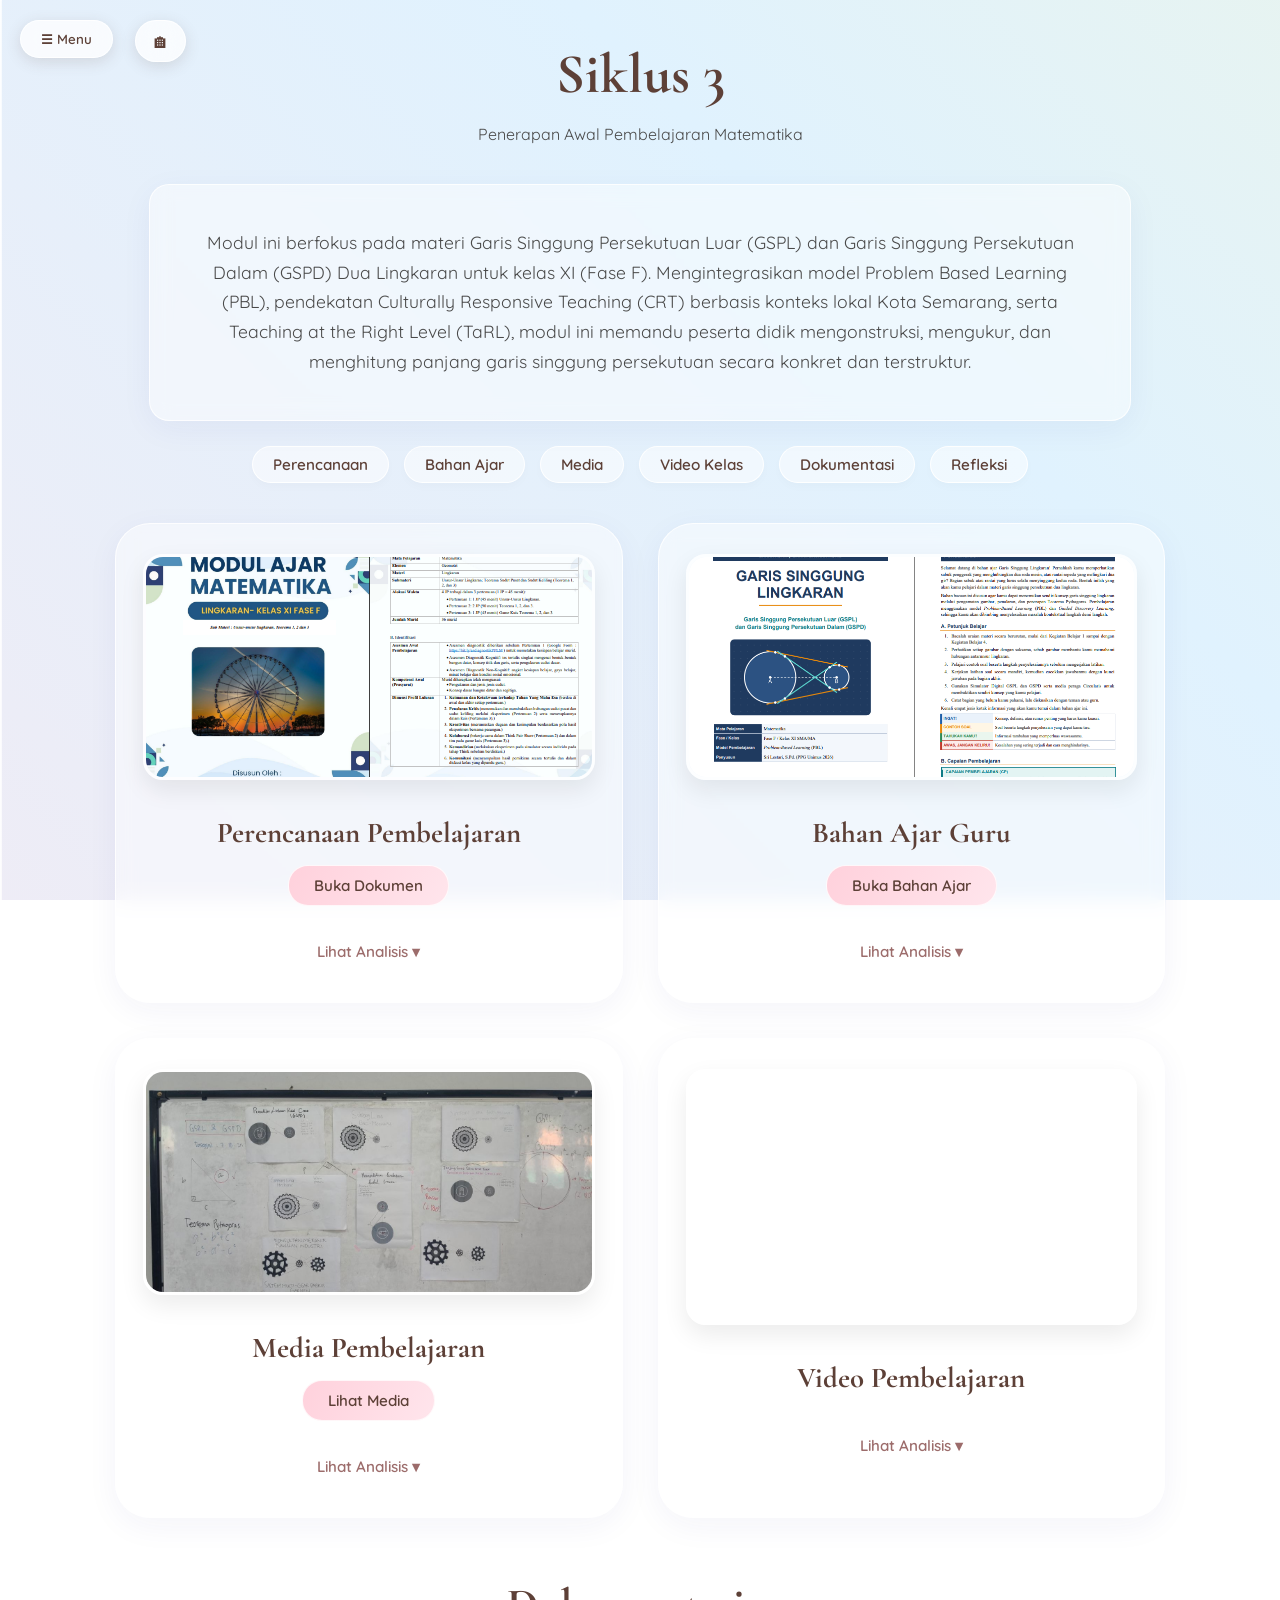
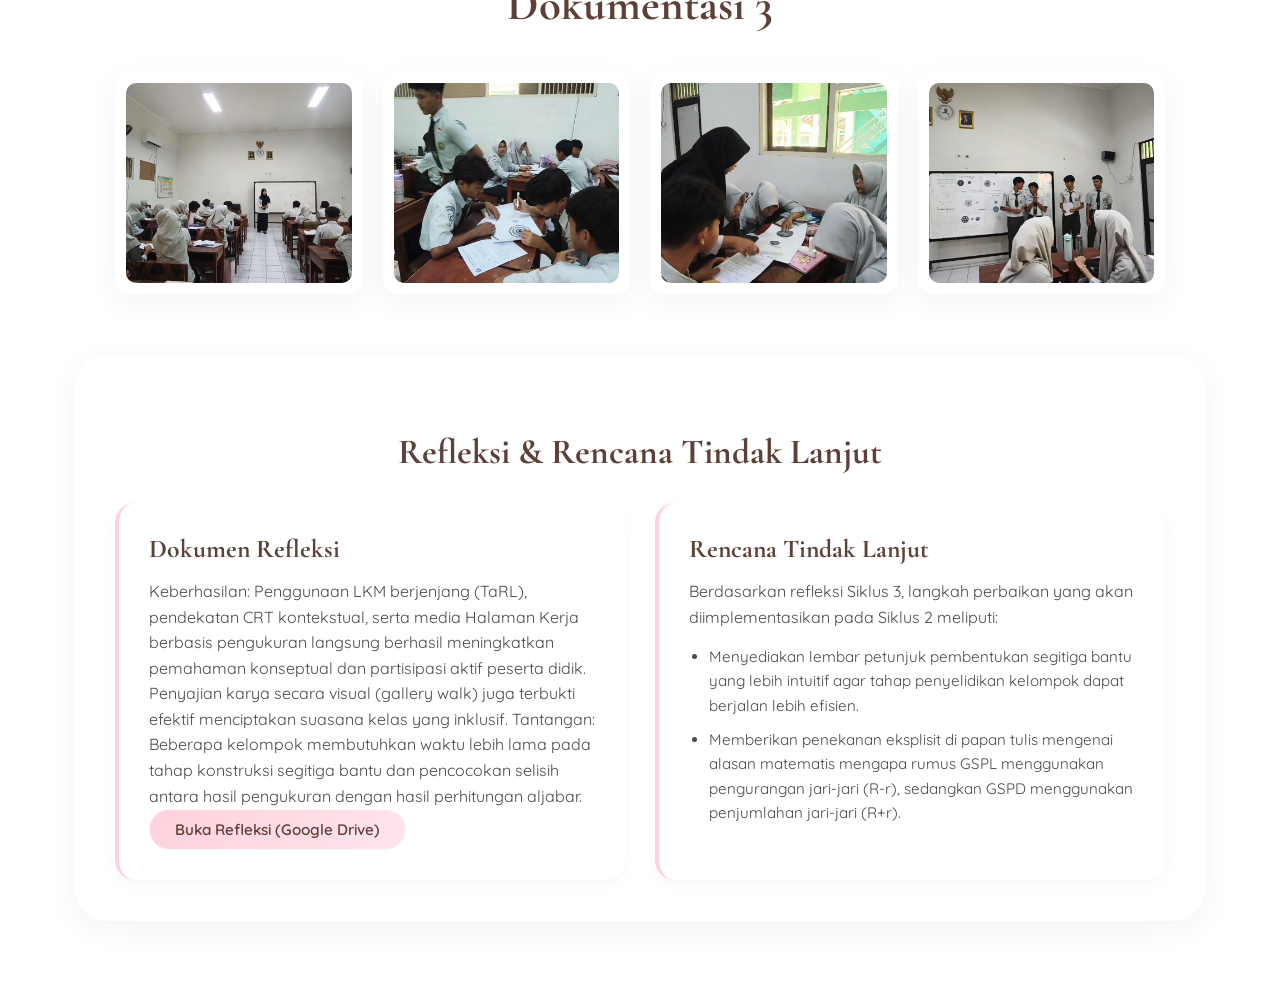
<file: siklus3.html>
<!DOCTYPE html>
<html lang="id">
<head>
    <meta charset="UTF-8">
    <meta name="viewport" content="width=device-width, initial-scale=1.0">
    <title>Siklus 3 - Sri Lestari</title>
    <!-- Font Estetik: Cormorant Garamond & Quicksand -->
    <link href="https://fonts.googleapis.com/css2?family=Cormorant+Garamond:ital,wght@0,600;0,700;1,600&family=Quicksand:wght@400;600&display=swap" rel="stylesheet">
    <!-- Menghubungkan ke file CSS -->
    <link rel="stylesheet" href="style.css">
</head>
<body>

    <!-- Background Gradasi Pastel -->
    <div class="pastel-bg"></div>

    <!-- Sidebar Estetik -->
    <div id="mySidebar" class="sidebar glass-effect">
        <a href="javascript:void(0)" class="closebtn" onclick="toggleNav()">×</a>
        <h2 class="sidebar-title">Menu</h2>
        <a href="index.html">Beranda</a>
        <a href="lokasi.html">Profil & Lokasi</a>
        <a href="siklus1.html" >Siklus 1</a>
        <a href="siklus2.html">Siklus 2</a>
        <a href="siklus3.html"class="active">Siklus 3</a>
        <a href="siklus4.html">Siklus 4</a>
        <a href="non-mengajar.html">Non-Mengajar</a>
    </div>

    <!-- Konten Utama -->
    <div id="main">
        <!-- Tombol Buka Sidebar -->
        <button class="openbtn glass-effect" onclick="toggleNav()">☰ Menu</button>
              <a href="index.html" class="homebtn glass-effect">🏠︎</a>

        <!-- Header Halaman -->
        <div class="page-header">
            <h1 class="page-title">Siklus 3</h1>
            <p class="page-subtitle">Penerapan Awal Pembelajaran Matematika</p>
        </div>

        <!-- Penjelasan Singkat Siklus 3 -->
        <div class="cycle-intro glass-effect">
            <p>
                Modul ini berfokus pada materi Garis Singgung Persekutuan Luar (GSPL) dan Garis Singgung Persekutuan Dalam (GSPD) Dua Lingkaran untuk kelas XI (Fase F). Mengintegrasikan model Problem Based Learning (PBL), pendekatan Culturally Responsive Teaching (CRT) berbasis konteks lokal Kota Semarang, serta Teaching at the Right Level (TaRL), modul ini memandu peserta didik mengonstruksi, mengukur, dan menghitung panjang garis singgung persekutuan secara konkret dan terstruktur.
            </p>
        </div>

        <!-- Menu Anchor (Auto Scroll) -->
        <div class="anchor-menu">
            <a href="#perencanaan" class="anchor-btn">Perencanaan</a>
            <a href="#bahan-ajar" class="anchor-btn">Bahan Ajar</a>
            <a href="#media" class="anchor-btn">Media</a>
            <a href="#video" class="anchor-btn">Video Kelas</a>
            <a href="#dokumentasi" class="anchor-btn">Dokumentasi</a>
            <a href="#refleksi" class="anchor-btn">Refleksi</a>
        </div>

        <!-- Wadah Grid 2 Kolom untuk Produk & Analisis -->
        <div class="grid-2-col">
            
            <!-- 1. Perencanaan Pembelajaran -->
            <div id="perencanaan" class="grid-card glass-effect">
                <div class="img-placeholder">
                    <!-- Ganti src dengan link foto screenshot RPP milikmu -->
                    <img src="Fotomodul1.png" alt="Preview RPP">
                </div>
                <h3>Perencanaan Pembelajaran</h3>
                <!-- Ganti href dengan link Google Drive RPP kamu -->
                <a href="LINK_DRIVE_RPP_DISINI" target="_blank" class="btn-action">Buka Dokumen</a>
                
                <!-- Teks Analisis (Buka-Tutup) -->
                <details class="collapsible-box">
                    <summary class="btn-collapse">Lihat Analisis <span>▾</span></summary>
                    <div class="analysis-content">
                        <p>
                            Rancangan PBL Terstruktur: Modul dirancang untuk 1 Pertemuan (2 JP x 45 Menit) dengan sintaks PBL yang memosisikan peserta didik sebagai "pemilik usaha sepeda", "teknisi pelabuhan", atau "insinyur pabrik".   Pengintegrasian Pedagogi Modern:CRT: Mengangkat masalah kontekstual yang dekat dengan keseharian peserta didik di Semarang (persewaan sepeda tandem Kota Lama/Simpang Lima, crane Pelabuhan Tanjung Emas, dan mesin tekstil Kawasan Industri Candi).   TaRL & Diferensiasi: Berdasarkan asesmen diagnostik, peserta didik dikelompokkan secara homogen dan menerima Lembar Kerja Murid (LKM) berjenjang (Tipe A untuk tingkat dasar, Tipe B untuk tingkat sedang, dan Tipe C untuk tingkat tinggi).
                        </p>
                </details>
            </div>

            <!-- 2. Bahan Ajar Guru -->
            <div id="bahan-ajar" class="grid-card glass-effect">
                <div class="img-placeholder">
                    <!-- Ganti src dengan link foto bahan ajar milikmu -->
                    <img src="bahanajars3.png" alt="Bahan Ajar">
                </div>
                <h3>Bahan Ajar Guru</h3>
                <!-- Ganti href dengan link Google Drive Bahan Ajar kamu -->
                <a href="https://drive.google.com/file/d/1o9_lL7sFzZSCw2CJJlUvdmEDPP4syDw4/view?usp=drive_link" target="_blank" class="btn-action">Buka Bahan Ajar</a>
                
                <!-- Teks Analisis (Buka-Tutup) -->
                <details class="collapsible-box">
                    <summary class="btn-collapse">Lihat Analisis <span>▾</span></summary>
                    <div class="analysis-content">
                        <p>
                            <li><strong>Realistis & Bermakna:</strong>  Bahan ajar memanfaatkan skenario ekonomi dan industri khas Semarang, seperti rantai sepeda tandem di Kota Lama (GSPL), sabuk crane Pelabuhan Tanjung Emas (GSPD), serta sabuk mesin tekstil di Kawasan Industri Candi (GSPD terbalik).   Stimulus Penalaran Kritis: Skenario kontekstual menantang peserta didik untuk mengevaluasi spesifikasi teknis pemasangan sabuk/rantai, menganalisis perbedaan posisi sabuk lurus vs menyilang, serta menyelesaikan tantangan aljabar insinyur.</li>
                            <li> <strong>Lintas Disiplin:</strong>  Menghubungkan konsep geometri dengan disiplin ilmu Fisika (gaya tegangan sabuk), Prakarya/Teknik (mekanisme belt-pulley), dan Ekonomi/Kewirausahaan.  </li>
                        </p>
                    </div>
                </details>
            </div>

            <!-- 3. Media Pembelajaran -->
            <div id="media" class="grid-card glass-effect">
                <div class="img-placeholder">
                    <!-- Ganti src dengan link foto media belajar milikmu -->
                    <img src="medias3.jpg" alt="Media Pembelajaran">
                </div>
                <h3>Media Pembelajaran</h3>
                <!-- Ganti href dengan link Google Drive Media kamu -->
                <a href="medias3.jpg" target="_blank" class="btn-action">Lihat Media</a>
                
                <!-- Teks Analisis (Buka-Tutup) -->
                <details class="collapsible-box">
                    <summary class="btn-collapse">Lihat Analisis <span>▾</span></summary>
                    <div class="analysis-content">
                        <p>Fungsi Konstruktif & Verifikatif: Lembar Halaman Kerja berfungsi sebagai media eksplorasi geometris, di mana peserta didik menggambar konstruksi lingkaran dan melakukan pengukuran langsung menggunakan jangka dan penggaris.   Menghubungkan Konkret ke Abstrak: Penggunaan Halaman Kerja membantu peserta didik menjembatani hasil pengukuran fisik dengan perhitungan aljabar berbasis Teorema Pythagoras, sehingga mengurangi tingkat abstraksi materi GSPL dan GSPD.   Aksesibilitas Tinggi: Media berbasis cetak ini memastikan seluruh kelompok dapat melakukan penyelidikan geometris secara merata tanpa terkendala keterbatasan perangkat digital.
                        </p>
                </details>
            </div>

            <!-- 4. Video Pembelajaran -->
            <div id="video" class="grid-card glass-effect">
                <div class="video-placeholder">
                    <!-- Ganti src dengan link embed YouTube atau Drive milikmu -->
                    <iframe src="https://www.youtube.com/embed/DtbOQQEqPWc" title="Video Siklus 3" allowfullscreen></iframe>
                </div>
                <h3>Video Pembelajaran</h3>
                
                <!-- Teks Analisis (Buka-Tutup) -->
                <details class="collapsible-box" style="margin-top: 15px;">
                    <summary class="btn-collapse">Lihat Analisis <span>▾</span></summary>
                    <div class="analysis-content">
                        <p>Dinamika Kelompok Homogen (TaRL): Video memperlihatkan efektivitas pembentukan kelompok homogen, di mana setiap kelompok menyelesaikan LKM sesuai dengan tingkat kesiapan belajarnya (Tipe A, B, atau C). Guru berperan sebagai fasilitator yang memberikan bimbingan berjenjang (scaffolding) sesuai kebutuhan tiap kelompok.   Penyelidikan Konkret & Kolaboratif: Terlihat interaksi aktif saat peserta didik mengukur jari-jari, jarak pusat, dan garis singgung secara langsung pada Halaman Kerja, lalu membentuk segitiga siku-siku bantu untuk membuktikannya menggunakan Teorema Pythagoras.   Pameran Karya Visual: Rekaman mendokumentasikan suasana kelas yang kondusif saat kegiatan gallery walk dan diskusi pleno yang dipandu guru, memfasilitasi pertukaran pemahaman antar-kelompok secara efektif tanpa tekanan presentasi lisan di depan kelas.
                        </p>
                </details>
            </div>

        </div> <!-- Penutup Grid 2 Kolom -->

        <!-- 5. Dokumentasi -->
        <div id="dokumentasi" class="page-header" style="margin-top: 60px;">
            <h2 class="page-title" style="font-size: 2.8rem;">Dokumentasi 3</h2>
        </div>
        
        <div class="documentation-grid">
            <!-- Ganti src masing-masing dengan foto kegiatan PPL kamu -->
            <div class="doc-item glass-effect">
                <img src="doks31.jpg" alt="Dokumentasi 1">
            </div>
            <div class="doc-item glass-effect">
                <img src="doks32.jpg" alt="Dokumentasi 2">
            </div>
            <div class="doc-item glass-effect">
                <img src="doks33.jpg" alt="Dokumentasi 3">
            </div>
            <div class="doc-item glass-effect">
                <img src="doks34.jpg" alt="Dokumentasi 4">
            </div>
        </div>

        <!-- 6. Refleksi & Rencana Tindak Lanjut -->
        <div id="refleksi" class="reflection-section glass-effect">
            <h3 style="font-family: 'Cormorant Garamond', serif; font-size: 2.2rem; color: #5d4037; text-align: center; margin-bottom: 30px; font-weight: 700;">
                Refleksi & Rencana Tindak Lanjut
            </h3>
            
            <div class="reflection-grid">
                <!-- Kiri: Refleksi (Link ke Drive) -->
                <div class="reflection-card">
                    <h4>Dokumen Refleksi</h4>
                    <p>Keberhasilan: Penggunaan LKM berjenjang (TaRL), pendekatan CRT kontekstual, serta media Halaman Kerja berbasis pengukuran langsung berhasil meningkatkan pemahaman konseptual dan partisipasi aktif peserta didik. Penyajian karya secara visual (gallery walk) juga terbukti efektif menciptakan suasana kelas yang inklusif.   Tantangan: Beberapa kelompok membutuhkan waktu lebih lama pada tahap konstruksi segitiga bantu dan pencocokan selisih antara hasil pengukuran dengan hasil perhitungan aljabar. 
                        </p>
                    <!-- Ganti href dengan link Google Drive Refleksi kamu -->
                    <a href="LINK_DRIVE_REFLEKSI_DISINI" target="_blank" class="btn-action">Buka Refleksi (Google Drive)</a>
                </div>

                <!-- Kanan: Rencana Tindak Lanjut -->
                <div class="action-plan-card">
                    <h4>Rencana Tindak Lanjut</h4>
                    <p>Berdasarkan refleksi Siklus 3, langkah perbaikan yang akan diimplementasikan pada Siklus 2 meliputi:</p>
                    <ul>
                        <li>Menyediakan lembar petunjuk pembentukan segitiga bantu yang lebih intuitif agar tahap penyelidikan kelompok dapat berjalan lebih efisien.</li>
                        <li>Memberikan penekanan eksplisit di papan tulis mengenai alasan matematis mengapa rumus GSPL menggunakan pengurangan jari-jari (R-r), sedangkan GSPD menggunakan penjumlahan jari-jari (R+r). </li>
                    </ul>
                </div>
            </div>
        </div>

    <!-- Script JavaScript untuk fungsi sidebar -->
    <script src="script.js"></script>
</body>
</html>
</file>
<file: style.css>
/* --- PENGATURAN DASAR --- */
/* Efek auto-scroll meluncur mulus */
html {
    scroll-behavior: smooth;
}
body {
    font-family: 'Quicksand', sans-serif;
    color: #4a4a4a; 
    margin: 0;
    padding: 0;
    overflow-x: hidden;
}

/* --- BACKGROUND GRADASI PASTEL (BERGERAK) --- */
.pastel-bg {
    position: fixed;
    top: 0;
    left: 0;
    width: 100vw;
    height: 100vh;
    background: linear-gradient(45deg, #ffe5ec, #e0f2fe, #fff9c4);
    background-size: 300% 300%;
    animation: gradientMove 12s ease infinite;
    z-index: -1;
}

@keyframes gradientMove {
    0% { background-position: 0% 50%; }
    50% { background-position: 100% 50%; }
    100% { background-position: 0% 50%; }
}

/* --- EFEK GLASSMORPHISM --- */
.glass-effect {
    background: rgba(255, 255, 255, 0.45);
    backdrop-filter: blur(10px);
    -webkit-backdrop-filter: blur(10px);
    border: 1px solid rgba(255, 255, 255, 0.8);
    box-shadow: 0 8px 32px rgba(31, 38, 135, 0.05);
}

/* --- TIPOGRAFI ESTETIK --- */
.greeting {
    font-size: 1.1rem;
    letter-spacing: 1px;
    color: #8c7b8e;
    margin-bottom: -15px;
    font-weight: 600;
}

.giant-name {
    font-family: 'Cormorant Garamond', serif;
    font-size: 5rem;
    color: #5d4037; 
    font-weight: 700;
    margin: 10px 0;
}

.subtitle-text {
    font-size: 1rem;
    color: #9c6c6b;
    margin-top: -10px;
    text-transform: uppercase;
    letter-spacing: 2px;
    font-weight: 600;
}

/* --- HERO SECTION --- */
.hero-section {
    display: flex;
    align-items: center;
    justify-content: center;
    gap: 80px;
    padding: 60px 40px 20px 40px;
    min-height: 45vh;
}

.hero-text {
    text-align: right;
}

/* --- BINGKAI FOTO ORGANIK --- */
.blob-frame {
    width: 280px;
    height: 280px;
    overflow: hidden;
    border-radius: 50% 50% 50% 50% / 60% 60% 40% 40%;
    animation: morphing 8s ease-in-out infinite;
    box-shadow: 0 10px 30px rgba(255, 182, 193, 0.4);
    border: 5px solid rgba(255,255,255,0.7);
}

.blob-frame img {
    width: 100%;
    height: 100%;
    object-fit: cover;
}

@keyframes morphing {
    0% { border-radius: 50% 50% 50% 50% / 60% 60% 40% 40%; }
    50% { border-radius: 40% 60% 70% 30% / 50% 40% 60% 50%; }
    100% { border-radius: 50% 50% 50% 50% / 60% 60% 40% 40%; }
}

/* --- MENU CARD (Timbul & Membesar Halus) --- */
.menu-section {
    padding: 20px;
    margin-bottom: 40px;
}

.card-grid {
    display: flex;
    flex-wrap: wrap;
    gap: 25px;
    justify-content: center;
}

/* Base style kartu */
.menu-card {
    display: flex;
    flex-direction: column;
    justify-content: center;
    align-items: center;
    width: 210px;
    height: 180px;
    text-decoration: none;
    border-radius: 25px; /* Bentuk lebih halus, tidak kotak */
    padding: 20px;
    text-align: center;
    
    /* ANIMASI KUNCI: Transisi dibuat ease-out agar mulus dan empuk */
    transition: transform 0.4s ease-out, box-shadow 0.4s ease-out, background 0.4s ease;
    box-shadow: 0 4px 15px rgba(0,0,0,0.03); /* Bayangan awal sangat tipis */
}

/* Efek saat Disorot (Nge-Pop / Timbul) */
.menu-card:hover {
    transform: scale(1.12) translateY(-12px); /* Membesar 12% dan melayang ke atas sedikit */
    background: rgba(255, 255, 255, 0.85); /* Warnanya jadi lebih solid/putih cerah */
    box-shadow: 0 20px 40px rgba(93, 64, 55, 0.15); /* Bayangan membesar agar terlihat 3D/Timbul */
    border: 1px solid #fff;
    z-index: 2; /* Memastikan kartu di atas kartu lain saat membesar */
}

/* Teks SIKLUS (Sangat Bold) */
.menu-card h3 {
    font-family: 'Cormorant Garamond', serif;
    font-size: 2.2rem;
    font-weight: 700; /* Bold tegas */
    color: #5d4037; /* Cokelat keunguan elegan */
    margin: 0 0 8px 0;
    transition: color 0.3s;
}

/* Teks Keterangan di bawahnya (Kalem) */
.menu-card p {
    font-size: 0.95rem;
    color: #9fa8da; /* Biru pastel / ungu sangat kalem */
    margin: 0;
    font-weight: 600;
    line-height: 1.4;
}

/* Perubahan warna teks siklus saat kartu di-hover */
.menu-card:hover h3 {
    color: #9c6c6b; /* Warnanya sedikit berubah saat disorot */
}


/* --- SIDEBAR & LAINNYA --- */
.sidebar {
    height: 100%;
    width: 0; 
    position: fixed;
    z-index: 10;
    top: 0;
    left: 0;
    overflow-x: hidden;
    transition: 0.5s;
    padding-top: 60px;
    border-right: 1px solid rgba(255, 255, 255, 0.5);
}

.sidebar-title {
    font-family: 'Cormorant Garamond', serif;
    text-align: center;
    font-size: 2rem;
    color: #9c6c6b;
    margin-bottom: 20px;
    font-weight: 700;
}

.sidebar a {
    padding: 15px 30px;
    text-decoration: none;
    font-size: 1.1rem;
    color: #555;
    display: block;
    transition: 0.3s;
    margin: 5px 15px;
    border-radius: 15px;
}

/* Efek saat menu hanya disorot mouse (Hover) */
.sidebar a:hover {
    background: rgba(255, 255, 255, 0.6);
    color: #9c6c6b;
    transform: translateX(5px); /* Geser sedikit */
}

/* Efek khusus untuk menu yang halamannya SEDANG DIBUKA (Active) */
.sidebar a.active {
    background: linear-gradient(120deg, #ffd1dc, #ffe5ec); /* Latar pink pastel mencolok */
    color: #5d4037; /* Warna teks lebih gelap */
    font-weight: 700; /* Teks dicetak tebal */
    border-left: 5px solid #5d4037; /* Garis aksen cokelat elegan di kiri */
    transform: translateX(8px); /* Geser lebih menonjol ke kanan */
    box-shadow: 0 4px 10px rgba(0,0,0,0.05); /* Sedikit bayangan agar timbul */
}

.sidebar .closebtn {
    position: absolute;
    top: 10px;
    right: 20px;
    font-size: 36px;
    background: none;
    padding: 0;
}

#main {
    transition: margin-left .5s;
    padding: 20px;
}

/* --- TOMBOL MENU MENGAMBANG (FIXED) --- */
.openbtn {
    position: fixed; /* Membuat tombol selalu menempel di layar */
    top: 20px; /* Jarak dari atas layar */
    left: 20px; /* Jarak dari kiri layar */
    z-index: 9; /* Berada di atas konten, tapi di bawah sidebar saat terbuka */
    
    font-family: 'Quicksand', sans-serif;
    font-weight: 600;
    color: #5d4037;
    padding: 10px 20px;
    border-radius: 30px;
    cursor: pointer;
    transition: all 0.3s ease;
    
    /* Efek Kaca & Bayangan agar terlihat melayang */
    background: rgba(255, 255, 255, 0.75);
    backdrop-filter: blur(10px);
    -webkit-backdrop-filter: blur(10px);
    border: 1px solid rgba(255, 255, 255, 0.9);
    box-shadow: 0 4px 15px rgba(93, 64, 55, 0.15);
}

.openbtn:hover {
    background: rgba(255, 255, 255, 0.95);
    transform: translateY(-2px);
    box-shadow: 0 6px 20px rgba(93, 64, 55, 0.2);
}

/* Jarak tambahan untuk elemen pertama agar tidak tertimpa tombol menu yang mengambang */
.hero-section, .page-header {
    margin-top: 50px; 
}

.openbtn:hover {
    background: rgba(255,255,255,0.9);
}

footer {
    text-align: center;
    padding: 20px;
    margin-top: 40px;
    font-size: 0.9rem;
    color: #888;
}

/* --- HALAMAN PROFIL DIRI & LOKASI --- */
.page-header {
    text-align: center;
    margin: 20px 0 40px 0;
}
.page-title {
    font-family: 'Cormorant Garamond', serif;
    font-size: 3.5rem;
    color: #5d4037;
    margin: 0;
    font-weight: 700;
}

/* 1. Layout Profil */
.profile-layout {
    display: flex;
    align-items: center;
    gap: 50px;
    max-width: 900px;
    margin: 0 auto 30px auto;
    padding: 40px;
    border-radius: 35px;
}
.profile-photo-wrapper {
    flex-shrink: 0;
    width: 250px;
    height: 250px;
}
.profile-details {
    text-align: left;
}
.nama-lengkap {
    font-family: 'Cormorant Garamond', serif;
    font-size: 2.8rem;
    color: #5d4037;
    margin: 0 0 15px 0;
}
.quote-text {
    font-size: 1.15rem;
    color: #9c6c6b;
    line-height: 1.6;
    margin-bottom: 25px;
    padding-left: 15px;
    border-left: 4px solid #ffd1dc;
}
.education-history p {
    font-size: 1rem;
    color: #555;
    margin: 10px 0;
    line-height: 1.5;
}
.education-history strong {
    color: #5d4037;
}

/* 2. Layout Tim Pembimbing */
.mentor-section {
    max-width: 900px;
    margin: 0 auto 60px auto;
    padding: 30px 40px;
    border-radius: 25px;
    text-align: center;
}
.section-heading {
    font-family: 'Cormorant Garamond', serif;
    font-size: 2rem;
    color: #5d4037;
    margin: 0 0 25px 0;
}
.mentor-list {
    display: flex;
    justify-content: space-around;
    flex-wrap: wrap;
    gap: 20px;
}
.mentor-item {
    display: flex;
    flex-direction: column;
    gap: 5px;
}
.mentor-role {
    font-size: 0.95rem;
    color: #9c6c6b;
    text-transform: uppercase;
    letter-spacing: 1px;
    font-weight: 600;
}
.mentor-name {
    font-size: 1.25rem;
    font-weight: 700;
    color: #4a4a4a;
}

/* 3. Layout Kartu Lokasi Bergambar */
.location-wrapper {
    display: flex;
    flex-wrap: wrap;
    gap: 40px;
    justify-content: center;
    padding: 0 20px;
    margin-bottom: 60px;
}
.location-card {
    width: 450px;
    border-radius: 30px;
    overflow: hidden;
    display: flex;
    flex-direction: column;
    transition: transform 0.4s ease-out, box-shadow 0.4s ease-out;
}
.location-card:hover {
    transform: translateY(-10px) scale(1.02);
    box-shadow: 0 20px 40px rgba(93, 64, 55, 0.15);
}
.location-img-frame {
    width: 100%;
    height: 250px;
    overflow: hidden;
}
.location-img-frame img {
    width: 100%;
    height: 100%;
    object-fit: cover;
    transition: transform 0.5s ease;
}
.location-card:hover .location-img-frame img {
    transform: scale(1.1);
}
.location-info {
    padding: 30px;
    text-align: left;
    display: flex;
    flex-direction: column;
    flex-grow: 1;
}
.badge {
    background: linear-gradient(120deg, #ffd1dc, #ffe5ec);
    color: #9c6c6b;
    padding: 6px 16px;
    border-radius: 20px;
    font-size: 0.8rem;
    font-weight: 600;
    text-transform: uppercase;
    letter-spacing: 1px;
    width: fit-content;
}
.location-info h2 {
    font-family: 'Cormorant Garamond', serif;
    font-size: 2rem;
    color: #5d4037;
    margin: 15px 0 10px 0;
    font-weight: 700;
}
.location-info p {
    font-size: 1rem;
    color: #666;
    line-height: 1.6;
    margin: 0 0 25px 0;
    font-weight: 600;
    flex-grow: 1;
}

/* Tombol Maps */
.btn-maps {
    display: inline-block;
    text-align: center;
    background: rgba(255, 255, 255, 0.7);
    color: #5d4037;
    padding: 10px 20px;
    text-decoration: none;
    border-radius: 15px;
    font-weight: 600;
    font-size: 0.95rem;
    transition: all 0.3s ease;
    border: 1px solid rgba(93, 64, 55, 0.2);
}
.btn-maps:hover {
    background: #fff;
    transform: translateY(-2px);
    box-shadow: 0 5px 15px rgba(93, 64, 55, 0.1);
    color: #9c6c6b;
}
/* --- HALAMAN SIKLUS (DYNAMIC ALTERNATING LAYOUT) --- */

.cycle-intro {
    max-width: 900px;
    margin: 0 auto 40px auto;
    padding: 25px 40px;
    border-radius: 20px;
    text-align: center;
    font-size: 1.1rem;
    line-height: 1.7;
    color: #4a4a4a;
}

/* --- LAYOUT GRID 2 KOLOM (BARU) --- */
.grid-2-col {
    display: grid;
    grid-template-columns: repeat(2, 1fr); /* Membagi jadi 2 kolom sama besar */
    gap: 35px;
    max-width: 1050px;
    margin: 0 auto 60px auto;
    padding: 0 20px;
}

.grid-card {
    padding: 30px;
    border-radius: 35px;
    display: flex;
    flex-direction: column;
    align-items: center;
    text-align: center;
    transition: transform 0.4s ease, box-shadow 0.4s ease;
}

.grid-card:hover {
    transform: translateY(-5px);
    box-shadow: 0 15px 35px rgba(93, 64, 55, 0.12);
}

.grid-card h3 {
    font-family: 'Cormorant Garamond', serif;
    font-size: 1.8rem;
    color: #5d4037;
    margin: 15px 0;
    font-weight: 700;
}

/* --- FITUR COLLAPSIBLE (BUKA-TUTUP ANALISIS) --- */
.collapsible-box {
    width: 100%;
    margin-top: 25px;
    transition: all 0.3s ease;
}

/* Tombol Lihat Analisis */
.btn-collapse {
    list-style: none; /* Menghilangkan panah bawaan HTML */
    background: rgba(255, 255, 255, 0.6);
    color: #9c6c6b;
    padding: 10px 20px;
    border-radius: 15px;
    font-weight: 600;
    font-size: 0.95rem;
    cursor: pointer;
    border: 1px solid rgba(255,255,255,0.8);
    transition: all 0.3s ease;
    user-select: none;
}

.btn-collapse::-webkit-details-marker {
    display: none; /* Menghilangkan panah di Chrome/Safari */
}

.btn-collapse:hover {
    background: #fff;
    color: #5d4037;
    box-shadow: 0 4px 10px rgba(93, 64, 55, 0.1);
}

/* Membalikkan tanda panah buatan kita saat terbuka */
details[open] .btn-collapse span {
    display: inline-block;
    transform: rotate(180deg);
}

/* Kotak isi analisis */
.analysis-content {
    margin-top: 15px;
    background: rgba(255, 255, 255, 0.4);
    padding: 20px;
    border-radius: 15px;
    border-left: 4px solid #ffd1dc;
    text-align: justify;
    animation: fadeIn 0.4s ease; /* Animasi saat dibuka */
}

.analysis-content p {
    margin: 0;
    font-size: 0.95rem;
    line-height: 1.6;
    color: #4a4a4a;
}

@keyframes fadeIn {
    from { opacity: 0; transform: translateY(-10px); }
    to { opacity: 1; transform: translateY(0); }
}

/* Responsif: Jika dibuka di HP, otomatis jadi 1 kolom ke bawah */
@media (max-width: 768px) {
    .grid-2-col {
        grid-template-columns: 1fr;
    }
}

.dynamic-card:hover {
    transform: translateY(-8px);
    box-shadow: 0 15px 35px rgba(93, 64, 55, 0.12);
}

/* Membuat baris ke-2 dan ke-4 terbalik arahnya (Kanan ke Kiri) */
.dynamic-card.reverse-layout {
    flex-direction: row-reverse;
}

/* Sisi Visual (Foto & Judul & Tombol) */
.card-visual {
    flex: 1;
    display: flex;
    flex-direction: column;
    align-items: center;
    text-align: center;
}

.img-placeholder {
    width: 100%;
    height: 220px;
    border-radius: 20px;
    overflow: hidden;
    margin-bottom: 20px;
    box-shadow: 0 10px 25px rgba(0,0,0,0.08);
    border: 3px solid rgba(255,255,255,0.8);
}

.img-placeholder img {
    width: 100%;
    height: 100%;
    object-fit: cover;
    transition: transform 0.5s ease;
}

.dynamic-card:hover .img-placeholder img {
    transform: scale(1.08);
}

.card-visual h3 {
    font-family: 'Cormorant Garamond', serif;
    font-size: 1.8rem;
    color: #5d4037;
    margin: 0 0 15px 0;
    font-weight: 700;
}

/* Sisi Teks Analisis */
.card-text {
    flex: 1.2;
    padding: 20px;
}

.card-text h4 {
    font-size: 1.15rem;
    color: #9c6c6b;
    margin: 0 0 15px 0;
    text-transform: uppercase;
    letter-spacing: 2px;
    border-bottom: 2px solid #ffd1dc;
    padding-bottom: 8px;
    display: inline-block;
    font-weight: 600;
}

.card-text p {
    font-size: 1.05rem;
    color: #4a4a4a;
    line-height: 1.8;
    margin: 0;
    text-align: justify;
}

/* Tombol Khusus Dokumen */
.btn-action {
    display: inline-block;
    background: linear-gradient(120deg, #ffd1dc, #ffe5ec);
    color: #5d4037;
    padding: 10px 25px;
    text-decoration: none;
    border-radius: 20px;
    font-weight: 600;
    font-size: 0.95rem;
    transition: all 0.3s ease;
    border: 1px solid rgba(255, 255, 255, 0.8);
}

.btn-action:hover {
    background: #fff;
    transform: translateY(-3px);
    box-shadow: 0 8px 15px rgba(93, 64, 55, 0.1);
    color: #9c6c6b;
}

/* Wadah Video */
.video-placeholder {
    width: 100%;
    padding-bottom: 56.25%; /* 16:9 Aspect Ratio */
    position: relative;
    border-radius: 20px;
    overflow: hidden;
    margin-bottom: 20px;
    box-shadow: 0 10px 25px rgba(0,0,0,0.08);
    border: 3px solid rgba(255,255,255,0.8);
}

.video-placeholder iframe {
    position: absolute;
    top: 0;
    left: 0;
    width: 100%;
    height: 100%;
    border: none;
}

/* --- GALERI DOKUMENTASI SIKLUS --- */
.documentation-grid {
    max-width: 1050px;
    margin: 0 auto 60px auto;
    display: grid;
    grid-template-columns: repeat(auto-fit, minmax(220px, 1fr));
    gap: 20px;
    padding: 0 20px;
}

.doc-item {
    border-radius: 15px;
    overflow: hidden;
    height: 200px;
    padding: 10px;
    transition: transform 0.3s ease;
}

.doc-item:hover {
    transform: scale(1.05);
    z-index: 2;
}

.doc-item img {
    width: 100%;
    height: 100%;
    object-fit: cover;
    border-radius: 10px;
}

/* --- REFLEKSI EMBED --- */
/* --- REFLEKSI & TINDAK LANJUT --- */
.reflection-section {
    max-width: 1050px;
    margin: 0 auto 60px auto;
    padding: 40px;
    border-radius: 35px;
}

.reflection-grid {
    display: flex;
    gap: 30px;
    flex-wrap: wrap; /* Otomatis turun ke bawah jika di HP */
}

.reflection-card, .action-plan-card {
    flex: 1;
    min-width: 300px; /* Batas agar tidak terlalu sempit di layar kecil */
    background: rgba(255, 255, 255, 0.5);
    padding: 30px;
    border-radius: 20px;
    border-left: 4px solid #ffd1dc; /* Garis aksen estetik di sebelah kiri */
    box-shadow: 0 5px 15px rgba(0,0,0,0.03);
}

.reflection-card h4, .action-plan-card h4 {
    font-family: 'Cormorant Garamond', serif;
    font-size: 1.6rem;
    color: #5d4037;
    margin-top: 0;
    margin-bottom: 15px;
    font-weight: 700;
}

.reflection-card p, .action-plan-card p {
    font-size: 1rem;
    color: #4a4a4a;
    line-height: 1.6;
    margin: 0;
}

/* List Rencana Tindak Lanjut */
.action-plan-card ul {
    padding-left: 20px;
    margin-top: 15px;
    color: #4a4a4a;
}

.action-plan-card li {
    margin-bottom: 10px;
    font-size: 0.95rem;
    line-height: 1.6;
}

.drive-embed-wrapper iframe {
    width: 100%;
    height: 100%;
    border: none;
}

/* Responsif HP (Hilangkan efek selang-seling di layar kecil) */
@media (max-width: 768px) {
    .dynamic-card, .dynamic-card.reverse-layout {
        flex-direction: column;
    }
}
/* --- MENU ANCHOR / AUTO SCROLL --- */
.anchor-menu {
    display: flex;
    justify-content: center;
    flex-wrap: wrap; /* Jika layar sempit, akan otomatis turun ke baris bawah */
    gap: 15px;
    max-width: 900px;
    margin: -15px auto 40px auto; 
    padding: 0 20px;
}

.anchor-btn {
    background: rgba(255, 255, 255, 0.5);
    color: #5d4037;
    padding: 8px 20px;
    border-radius: 25px;
    text-decoration: none;
    font-family: 'Quicksand', sans-serif;
    font-weight: 600;
    font-size: 0.95rem;
    transition: all 0.3s ease;
    border: 1px solid rgba(255, 255, 255, 0.9);
    box-shadow: 0 4px 10px rgba(0,0,0,0.02);
}

.anchor-btn:hover {
    background: #ffd1dc; /* Menyala jadi pink saat disorot */
    color: #5d4037;
    transform: translateY(-3px);
    box-shadow: 0 6px 15px rgba(93, 64, 55, 0.15);
}

/* Jarak henti scroll agar tidak tertutup tepi layar atas */
.dynamic-card, #dokumentasi, #refleksi {
    scroll-margin-top: 50px;
}
/* --- TOMBOL HOME MENGAMBANG --- */
.homebtn {
    position: fixed; 
    top: 20px; 
    left: 135px; /* Posisinya disesuaikan agar pas di sebelah tombol Menu */
    z-index: 9; 
    
    font-size: 1.2rem;
    color: #5d4037;
    padding: 8px 15px;
    border-radius: 30px;
    text-decoration: none;
    transition: all 0.3s ease;
    
    background: rgba(255, 255, 255, 0.75);
    backdrop-filter: blur(10px);
    -webkit-backdrop-filter: blur(10px);
    border: 1px solid rgba(255, 255, 255, 0.9);
    box-shadow: 0 4px 15px rgba(93, 64, 55, 0.15);
}

.homebtn:hover {
    background: rgba(255, 255, 255, 0.95);
    transform: translateY(-2px);
    box-shadow: 0 6px 20px rgba(93, 64, 55, 0.2);
}
/* --- TOMBOL PROFIL 3D (TIMBUL & BERPANAH) --- */
.btn-hero-3d {
    display: inline-flex;
    align-items: center;
    justify-content: center;
    gap: 10px; /* Jarak antara teks dan panah */
    background: linear-gradient(135deg, #ffe5ec, #ffd1dc);
    color: #5d4037; /* Cokelat gelap elegan */
    padding: 14px 35px;
    margin-top: 35px;
    text-decoration: none;
    border-radius: 40px; /* Bentuk kapsul membulat */
    font-family: 'Quicksand', sans-serif;
    font-weight: 700;
    font-size: 1.1rem;
    border: 2px solid #fff;
    
    /* KUNCI EFEK 3D: Bayangan keras di bawah (ketebalan tombol) + bayangan pudar */
    box-shadow: 0 8px 0 #d6a4b4, 0 15px 20px rgba(93, 64, 55, 0.15);
    transition: all 0.2s ease-in-out;
}

/* Transisi untuk ikon panah */
.btn-hero-3d .arrow {
    transition: transform 0.3s ease;
    font-size: 1.2rem;
}

/* Efek Saat Disorot (Hover) - Tombol setengah ditekan & panah geser maju */
.btn-hero-3d:hover {
    transform: translateY(4px); /* Tombol turun setengah */
    box-shadow: 0 4px 0 #d6a4b4, 0 8px 15px rgba(93, 64, 55, 0.15); /* Ketebalan berkurang */
    background: #ffffff;
    color: #9c6c6b;
}

/* Animasi panah meluncur ke kanan saat disorot */
.btn-hero-3d:hover .arrow {
    transform: translateX(6px); 
}

/* Efek Saat Diklik (Active) - Tombol tertekan penuh ke dasar */
.btn-hero-3d:active {
    transform: translateY(8px); /* Tombol turun sepenuhnya */
    box-shadow: 0 0 0 #d6a4b4, 0 4px 10px rgba(93, 64, 55, 0.1); /* Ketebalan hilang (melesak) */
}
/* --- HALAMAN KEGIATAN NON-MENGAJAR --- */

.activity-container {
    max-width: 1050px;
    margin: 0 auto 60px auto;
    display: flex;
    flex-direction: column;
    gap: 40px;
    padding: 0 20px;
}

.activity-card {
    padding: 40px;
    border-radius: 30px;
    scroll-margin-top: 50px; /* Jarak agar tidak tertutup menu mengambang saat di-scroll */
}

.activity-title {
    font-family: 'Cormorant Garamond', serif;
    font-size: 2.2rem;
    color: #5d4037;
    margin: 0 0 10px 0;
    font-weight: 700;
}

.activity-desc {
    font-size: 1.05rem;
    color: #666;
    margin-bottom: 25px;
    font-weight: 600;
}

/* Galeri 4 Foto Berjajar Sebaris */
.photo-grid-4 {
    display: grid;
    grid-template-columns: repeat(4, 1fr); /* Membagi 4 kolom sejajar */
    gap: 15px;
    margin-bottom: 30px;
}

.photo-grid-4 img {
    width: 100%;
    height: 180px;
    object-fit: cover;
    border-radius: 15px;
    border: 2px solid rgba(255, 255, 255, 0.8);
    box-shadow: 0 5px 15px rgba(0,0,0,0.05);
    transition: transform 0.4s ease;
}

.photo-grid-4 img:hover {
    transform: scale(1.08) translateY(-5px); /* Membesar & melayang saat disorot */
    z-index: 2;
    position: relative;
    box-shadow: 0 10px 20px rgba(93, 64, 55, 0.2);
}

/* Kotak Analisis */
.analysis-box {
    background: rgba(255, 255, 255, 0.55);
    padding: 25px 30px;
    border-radius: 20px;
    border-left: 5px solid #d6a4b4; /* Garis aksen estetik di kiri */
}

.analysis-box h4 {
    font-family: 'Quicksand', sans-serif;
    font-size: 1.1rem;
    color: #9c6c6b;
    text-transform: uppercase;
    letter-spacing: 1px;
    margin: 0 0 10px 0;
    font-weight: 700;
}

.analysis-box p {
    font-size: 1rem;
    line-height: 1.7;
    color: #4a4a4a;
    margin: 0;
    text-align: justify;
}

/* Responsif untuk Layar Handphone */
@media (max-width: 768px) {
    .photo-grid-4 {
        grid-template-columns: repeat(2, 1fr); /* Jika layarnya kecil, fotonya jadi 2 di atas, 2 di bawah */
    }
}
</file>
